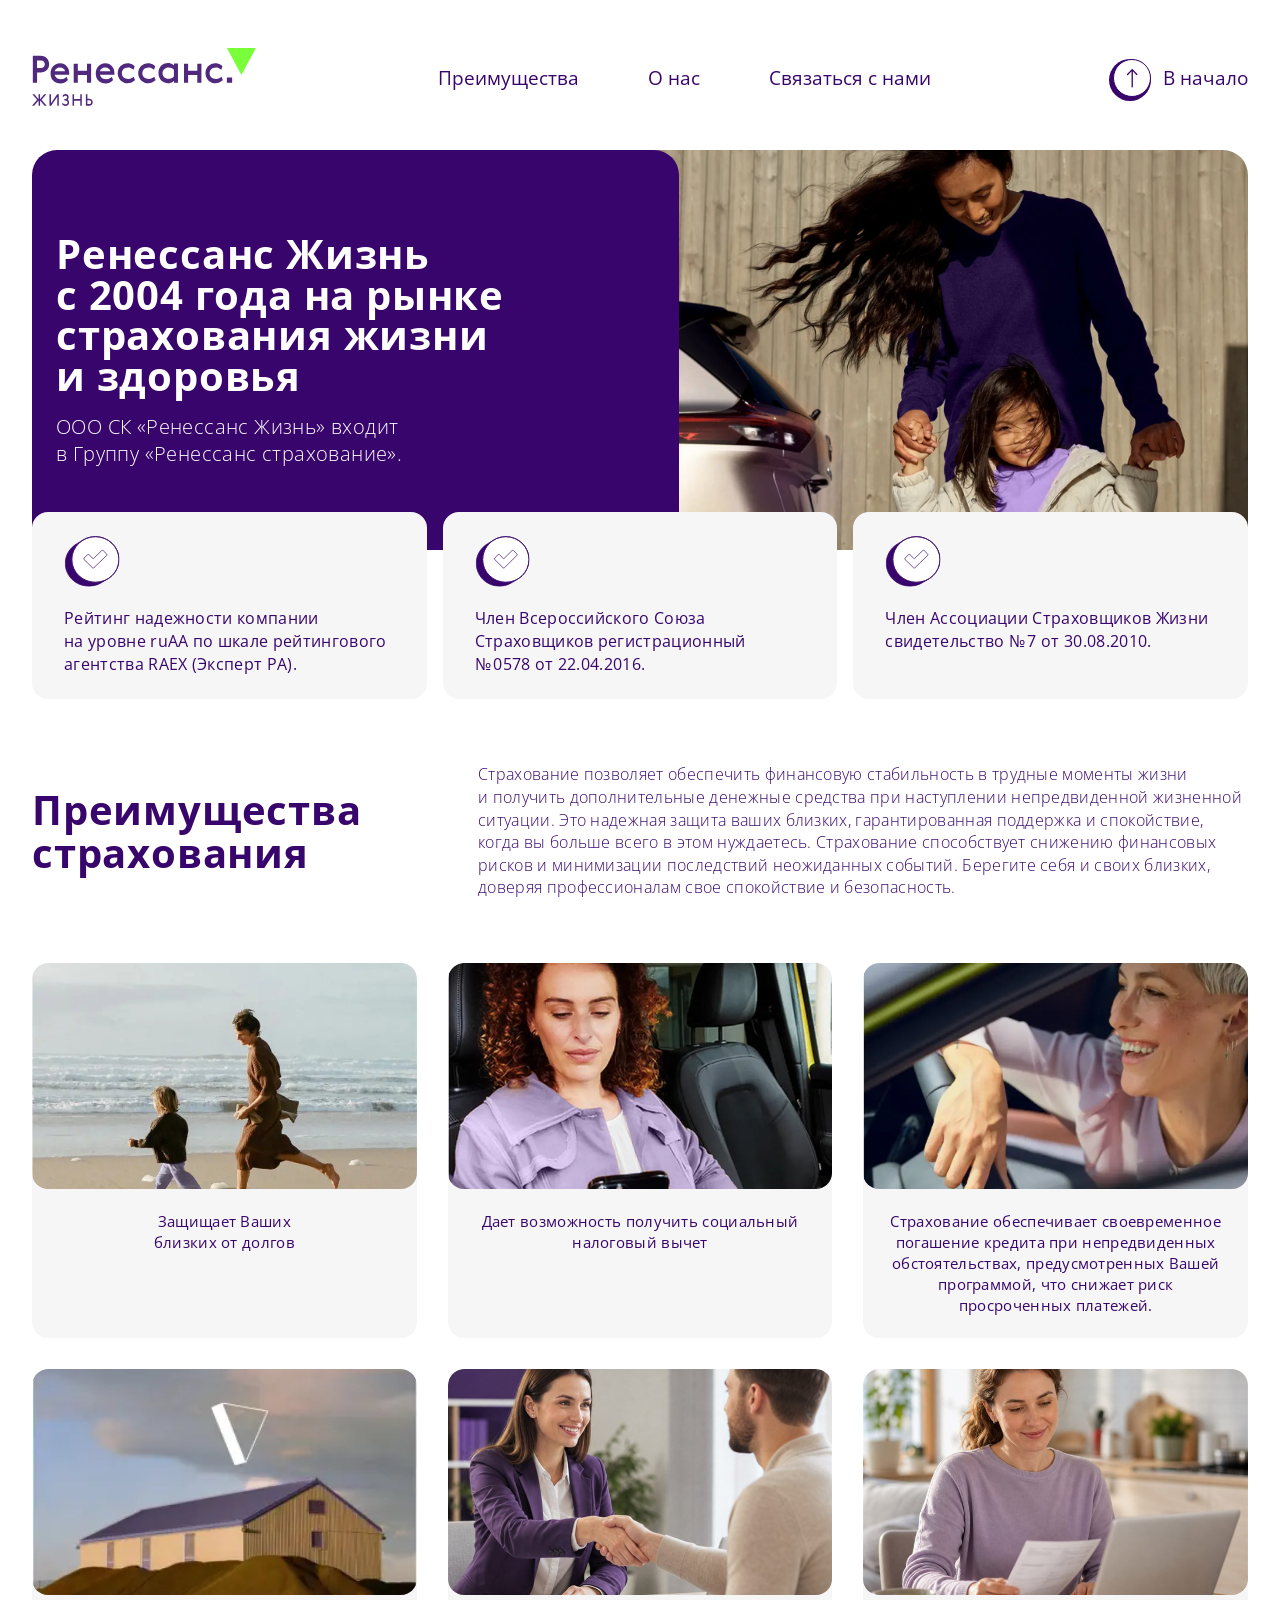
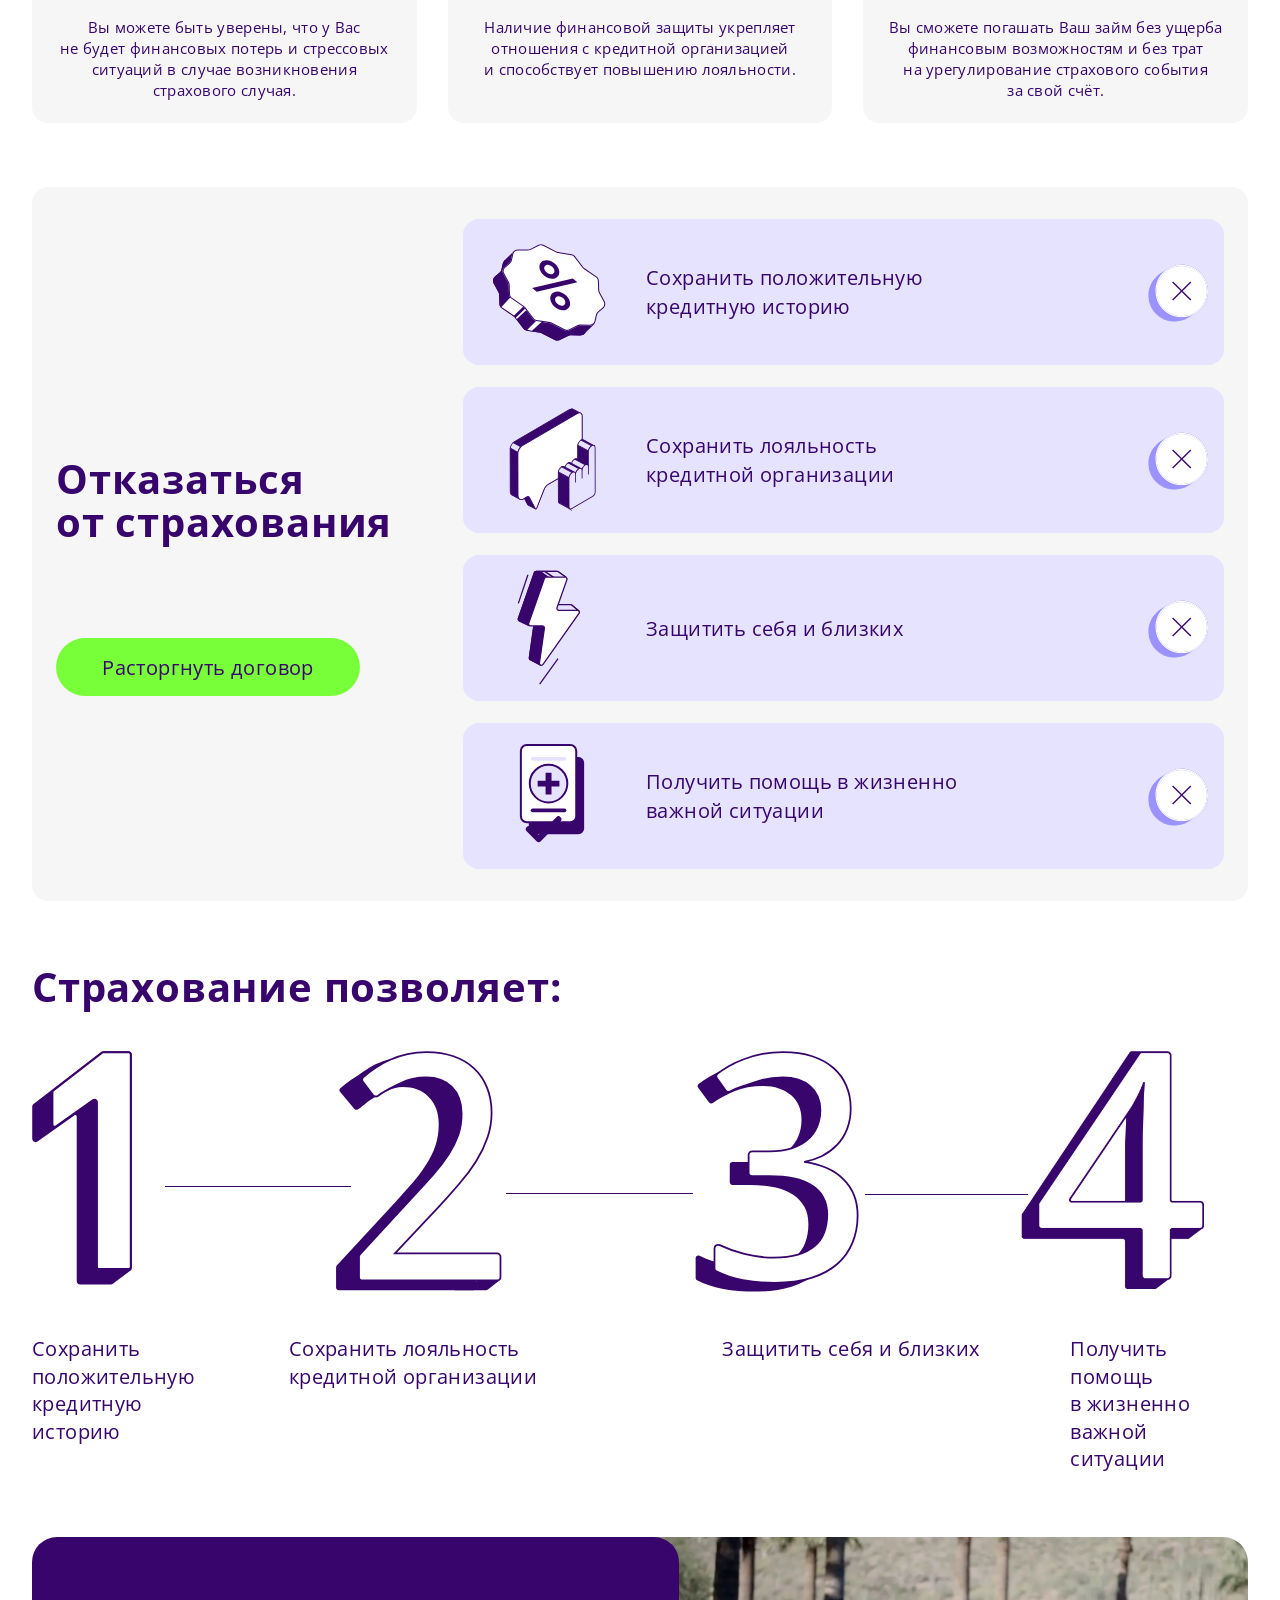
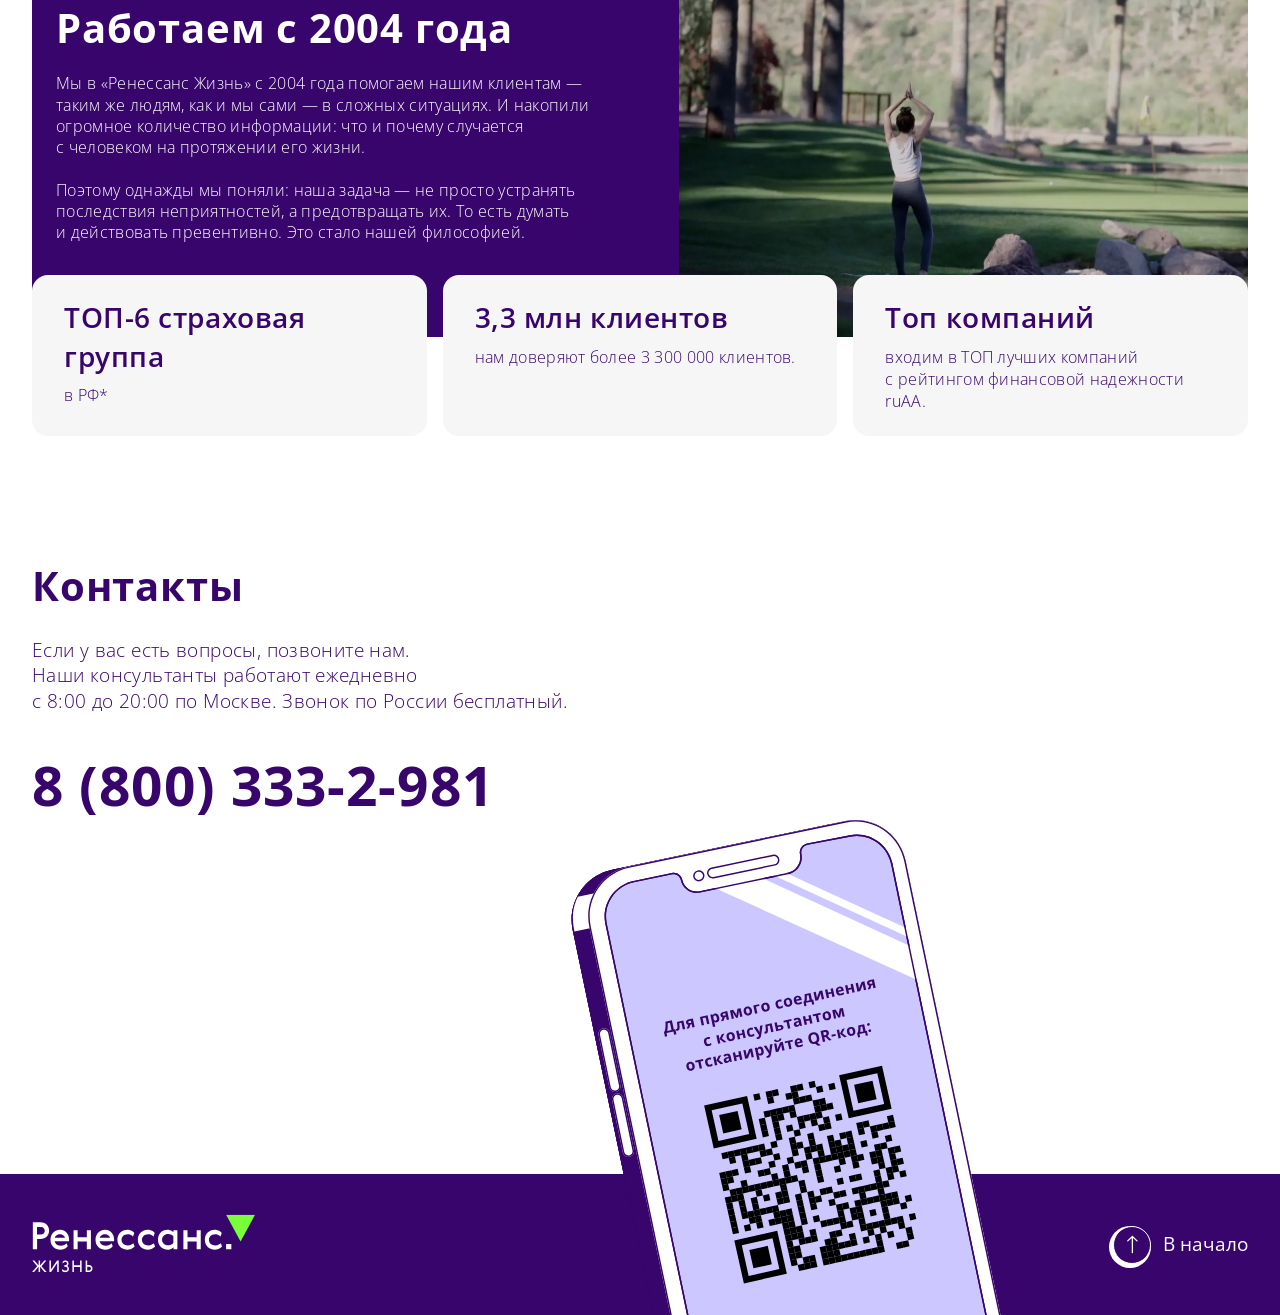
<file: index.html>
<!DOCTYPE html>
<html lang="ru" class="page">

   <head>
   <meta charset="UTF-8">
   <meta name="viewport" content="width=device-width, initial-scale=1.0">
   <link rel="icon" href="favicon.svg">
   <link rel="apple-touch-icon" href="apple-touch-icon.png">
   <meta http-equiv="X-UA-Compatible" content="ie=edge">
   <meta name="theme-color" content="#111111">
   <title>Ренессанс Жизнь</title>
   <link rel="preload" href="fonts/Gerbera-Light.woff2" as="font" type="font/woff2" crossorigin>
   <link rel="preload" href="fonts/OpenSans-Regular.woff2" as="font" type="font/woff2" crossorigin>
   <link rel="preload" href="fonts/OpenSans-SemiBold.woff2" as="font" type="font/woff2" crossorigin>
   <link rel="preload" href="fonts/OpenSans-Light.woff2" as="font" type="font/woff2" crossorigin>
   <link rel="preload" href="fonts/OpenSans-Bold.woff2" as="font" type="font/woff2" crossorigin>
   <link rel="stylesheet" href="css/vendor.css">
   <link rel="stylesheet" href="css/main.css">
   <script defer src="js/main.js"></script>

</head>

   <body class="page__body">
      <div class="site-container">
         <header id='header' class="header">
            <div class="container header__container">
               <a href="index.html" class="logo">
                  <img src="./img/svg/logo.svg" class="img-contain" width="224" height="58" alt="logo">
               </a>
               <nav class="nav">
                  <ul class="list-reset nav__list">
                     <li class="nav__item">
                        <a href="#advantages" class="nav__link link scroll__link">Преимущества</a>
                     </li>
                     <li class="nav__item">
                        <a href="#history" class="nav__link link scroll__link">О нас</a>
                     </li>
                     <li class="nav__item">
                        <a href="#contact" class="nav__link link scroll__link">Связаться с нами</a>
                     </li>
                  </ul>
               </nav>
               <a href='#header' class="btn-reset btn__start scroll__link">
                  <div class="btn__block">
                     <div class="btn__back"></div>
                     <div class="btn__circle">
                        <div class="btn__img">
                           <img src="./img/svg/arrowTop.svg" class="img-contain" width="17" height="14" alt="arrowTop">
                        </div>
                     </div>
                  </div>
                  <span class="btn__text">В начало</span>
               </a>
            </div>
         </header>
         <main class="main">
            <section class="hero">
    <div class="container hero__container">
        <div class="hero__banner">
            <div class="hero__left">
                <h1 class="hero__title">Ренессанс Жизнь с 2004 года на рынке страхования жизни и здоровья</h1>
                <p class="hero__text">ООО СК «Ренессанс Жизнь» входит в Группу «<a href="https://invest.renins.ru/">Ренессанс страхование</a>».</p>
            </div>
            <div class="hero__right">
                <picture>
                    <source srcset="./img/hero.webp" type="image/webp">
                    <img src="./img/hero.jpg" class="img-cover" width="768" height="550" alt="hero">
                </picture>
            </div>
        </div>
        <div class="swiper hero__slider">
            <div class="slider__pagination"></div>
            <div class="swiper-wrapper">
                <div class="swiper-slide">
                    <div class="hero__ico">
                        <img src="./img/svg/check.svg" class="img-contain" width="54" height="52" alt="check">
                    </div>
                    <p class="hero__description">Рейтинг надежности компании на уровне ruАА по шкале рейтингового агентства RAEX (Эксперт РА).</p>
                </div>
                <div class="swiper-slide">
                    <div class="hero__ico">
                        <img src="./img/svg/check.svg" class="img-contain" width="54" height="52" alt="check">
                    </div>
                    <p class="hero__description">Член Всероссийского Союза Страховщиков регистрационный № 0578 от 22.04.2016.</p>
                </div>
                <div class="swiper-slide">
                    <div class="hero__ico">
                        <img src="./img/svg/check.svg" class="img-contain" width="54" height="52" alt="check">
                    </div>
                    <p class="hero__description">Член Ассоциации Страховщиков Жизни свидетельство № 7 от 30.08.2010.</p>
                </div>
            </div>
        </div>
    </div>
</section>
            <section id='advantages' class="advantages">
    <div class="container advantages__container">
        <div class="advantages__header">
            <h2 class="advantages__title">Преимущества страхования</h2>
            <p class="advantages__text">
                Страхование позволяет обеспечить финансовую стабильность в трудные моменты жизни и получить дополнительные денежные средства при наступлении непредвиденной жизненной ситуации. Это надежная защита ваших близких, гарантированная поддержка и спокойствие, когда вы больше всего в этом нуждаетесь. Страхование способствует снижению финансовых рисков и минимизации последствий неожиданных событий. Берегите себя и своих близких, доверяя профессионалам свое спокойствие и безопасность.
            </p>
        </div>
        <ul class="list-reset advantages__list">
            <li class="advantages__item">
                <div class="advantages__img">
                    <picture>
                        <source srcset="./img/advantages01.webp" type="image/webp">
                        <img loading="lazy" src="./img/advantages01.jpg" class="img-cover" width="326" height="320" alt="advantage">
                    </picture>
                </div>
                <span class="advantages__description">Защищает Ваших<br>близких от долгов</span>
            </li>
            <li class="advantages__item">
                <div class="advantages__img">
                    <picture>
                        <source srcset="./img/advantages02.webp" type="image/webp">
                        <img loading="lazy" src="./img/advantages02.jpg" class="img-cover" width="326" height="320" alt="advantage">
                    </picture>
                </div>
                <span class="advantages__description">Дает возможность получить социальный налоговый вычет</span>
            </li>
            <li class="advantages__item">
                <div class="advantages__img">
                    <picture>
                        <source srcset="./img/advantages03.webp" type="image/webp">
                        <img loading="lazy" src="./img/advantages03.jpg" class="img-cover" width="326" height="320" alt="advantage">
                    </picture>
                </div>
                <span class="advantages__description">Страхование обеспечивает своевременное погашение кредита при непредвиденных обстоятельствах, предусмотренных Вашей программой, что снижает риск просроченных платежей.</span>
            </li>
            <li class="advantages__item">
                <div class="advantages__img">
                    <picture>
                        <source srcset="./img/advantages04.webp" type="image/webp">
                        <img loading="lazy" src="./img/advantages04.jpg" class="img-cover" width="326" height="320" alt="advantage">
                    </picture>
                </div>
                <span class="advantages__description">Вы можете быть уверены, что у Вас не будет финансовых потерь и стрессовых ситуаций в случае возникновения страхового случая.</span>
            </li>
            <li class="advantages__item">
                <div class="advantages__img">
                    <picture>
                        <img loading="lazy" src="./img/advantages05.jpg" class="img-cover" width="326" height="320" alt="advantage">
                    </picture>
                </div>
                <span class="advantages__description">Наличие финансовой защиты укрепляет отношения с кредитной организацией и способствует повышению лояльности.</span>
            </li>
            <li class="advantages__item">
                <div class="advantages__img">
                    <picture>
                        <img loading="lazy" src="./img/advantages06.jpg" class="img-cover" width="326" height="320" alt="advantage">
                    </picture>
                </div>
                <span class="advantages__description">Вы сможете погашать Ваш займ без ущерба финансовым возможностям и без трат на урегулирование страхового события за свой счёт.</span>
            </li>
        </ul>
    </div>
</section>
            <div class="rejection">
    <div class="container rejection__container">
        <div class="rejection__content">
            <div class="rejection__info">
                <h2 class="rejection__title">Отказаться от страхования</h2>
                <a href='effects.html' class="btn-reset rejection__btn btn-green">
                    <span>Расторгнуть договор</span>
                </a>
            </div>
            <ul class="list-reset rejection__list">
                <li class="rejection__item">
                    <div class="rejection__img">
                        <img loading="lazy" src="./img/svg/rejection01.svg" class="img-contain" width="141" height="130" alt="rejection01">
                    </div>
                    <span class="rejection__text">Сохранить положительную<br>кредитную историю </span>
                    <div class="rejection__remove">
                        <img loading="lazy" src="./img/svg/rejectionRemove.svg" class="img-contain" width="60" height="57" alt="rejectionRemove">
                    </div>
                </li>
                <li class="rejection__item">
                    <div class="rejection__img">
                        <img loading="lazy" src="./img/svg/rejection02.svg" class="img-contain" width="141" height="130" alt="rejection01">
                    </div>
                    <span class="rejection__text">Сохранить лояльность кредитной организации</span>
                    <div class="rejection__remove">
                        <img loading="lazy" src="./img/svg/rejectionRemove.svg" class="img-contain" width="87" height="104" alt="rejectionRemove">
                    </div>
                </li>
                <li class="rejection__item">
                    <div class="rejection__img">
                        <img loading="lazy" src="./img/svg/rejection03.svg" class="img-contain" width="63" height="116" alt="rejection01">
                    </div>
                    <span class="rejection__text">Защитить себя и близких</span>
                    <div class="rejection__remove">
                        <img loading="lazy" src="./img/svg/rejectionRemove.svg" class="img-contain" width="60" height="57" alt="rejectionRemove">
                    </div>
                </li>
                <li class="rejection__item">
                    <div class="rejection__img">
                        <img loading="lazy" src="./img/svg/rejection04.svg" class="img-contain" width="141" height="130" alt="rejection01">
                    </div>
                    <span class="rejection__text">Получить помощь в жизненно важной ситуации</span>
                    <div class="rejection__remove">
                        <img loading="lazy" src="./img/svg/rejectionRemove.svg" class="img-contain" width="60" height="57" alt="rejectionRemove">
                    </div>
                </li>
            </ul>
        </div>
    </div>
</div>
            <section class="levels">
    <div class="container levels__container">
        <h2 class="levels__title">Страхование позволяет:</h2>
        <ul class="list-reset levels__numbers">
            <li class='levels__number'>
                <img src="./img/svg/1.svg" class="img-contain" width="100" height="290" alt="1">
            </li>
            <li class='levels__number'>
                <img src="./img/svg/2.svg" class="img-contain" width="100" height="290" alt="2">
            </li>
            <li class='levels__number'>
                <img src="./img/svg/3.svg" class="img-contain" width="100" height="290" alt="3">
            </li>
            <li class='levels__number'>
                <img src="./img/4.png" class="img-contain" width="100" height="290" alt="4">
            </li>
        </ul>
        <ul class="list-reset levels__text">
            <li>Сохранить положительную кредитную историю</li>
            <li>Сохранить лояльность кредитной организации</li>
            <li>Защитить себя и близких</li>
            <li>Получить помощь в жизненно важной ситуации</li>
        </ul>
    </div>
</section>
            <section id='history' class="history">
    <div class="container history__container">
        <div class="history__banner">
            <div class="history__left">
                <h2 class="history__title">Работаем с 2004 года</h2>
                <p class="history__text">Мы в «Ренессанс Жизнь» с 2004 года помогаем нашим клиентам — таким же людям, как и мы сами — в сложных ситуациях. И накопили огромное количество информации: что и почему случается с человеком на протяжении его жизни.<br><br>Поэтому однажды мы поняли: наша задача — не просто устранять последствия неприятностей, а предотвращать их. То есть думать и действовать превентивно. Это стало нашей философией.</p>
            </div>
            <div class="history__right">
                <picture>
                    <source srcset="./img/history.webp" type="image/webp">
                    <img src="./img/history.jpg" class="img-cover" width="768" height="550" alt="history">
                </picture>
            </div>
        </div>
        <div class="swiper history__slider">
            <div class="slider__pagination"></div>
            <div class="swiper-wrapper">
                <div class="swiper-slide">
                    <span class="history__name">ТОП-6 страховая группа</span>
                    <p class="history__description">в РФ*</p>
                </div>
                <div class="swiper-slide">
                    <span class="history__name">3,3 млн клиентов</span>
                    <p class="history__description">нам доверяют более 3 300 000 клиентов.</p>
                </div>
                <div class="swiper-slide">
                    <span class="history__name">Топ компаний</span>
                    <p class="history__description">входим в ТОП лучших компаний с рейтингом финансовой надежности ruAA.</p>
                </div>
            </div>
        </div>
    </div>
</section>
            <section id='contact' class="contact">
    <div class="container contact__container">
        <h2 class="contact__title">Контакты</h2>
        <p class="contact__text">Если у вас есть вопросы, позвоните нам.<br>
            Наши консультанты работают ежедневно<br> с 8:00 до 20:00 по Москве. Звонок по России бесплатный.</p>
        <a href="tel:8 (800) 333-2-981" class="contact__link">8 (800) 333-2-981</a>
    </div>
</section>
         </main>

         <footer class="footer footerPhone">
    <div class="container footer__container">
        <a href="index.html" class="logo">
            <img src="./img/svg/logoWhite.svg" class="img-contain" width="224" height="58" alt="logo">
        </a>
        <div class="footerPhone__img">
            <img src="./img/svg/phoneQr.svg" class="img-contain" width="224" height="58" alt="logo">
        </div>
        <a href='#header' class="btn-reset btn__start scroll__link">
            <div class="btn__block">
                <div class="btn__back"></div>
                <div class="btn__circle">
                    <div class="btn__img">
                        <img src="./img/svg/arrowTopWhite.svg" class="img-contain" width="17" height="14" alt="arrowTop">
                    </div>
                </div>
            </div>
            <span class="btn__text">В начало</span>
        </a>
    </div>
</footer>

      </div>
   </body>

</html>
</file>
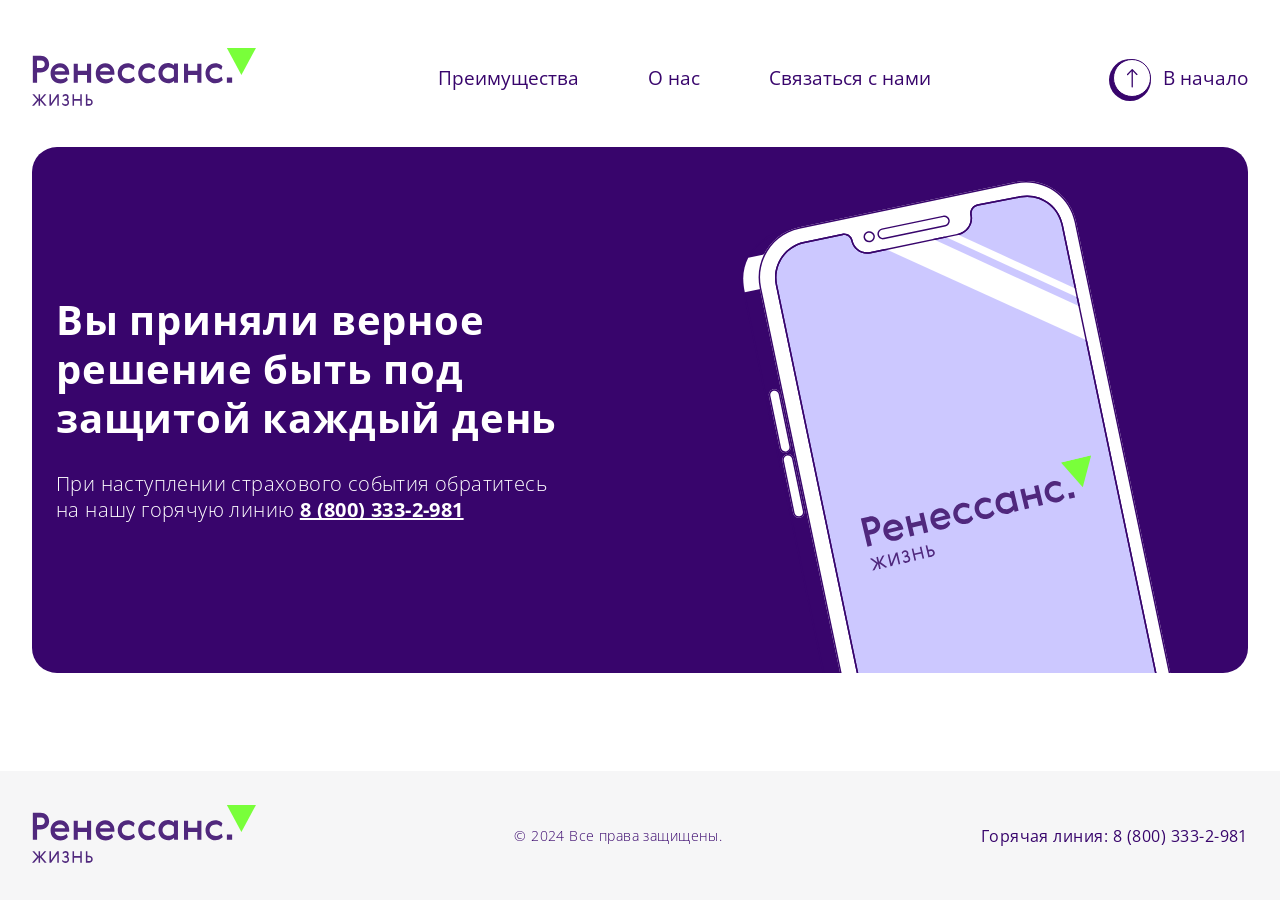
<file: acceptance.html>
<!DOCTYPE html>
<html lang="ru" class="page">

    <head>
   <meta charset="UTF-8">
   <meta name="viewport" content="width=device-width, initial-scale=1.0">
   <link rel="icon" href="favicon.svg">
   <link rel="apple-touch-icon" href="apple-touch-icon.png">
   <meta http-equiv="X-UA-Compatible" content="ie=edge">
   <meta name="theme-color" content="#111111">
   <title>Верное решение</title>
   <link rel="preload" href="fonts/Gerbera-Light.woff2" as="font" type="font/woff2" crossorigin>
   <link rel="preload" href="fonts/OpenSans-Regular.woff2" as="font" type="font/woff2" crossorigin>
   <link rel="preload" href="fonts/OpenSans-SemiBold.woff2" as="font" type="font/woff2" crossorigin>
   <link rel="preload" href="fonts/OpenSans-Light.woff2" as="font" type="font/woff2" crossorigin>
   <link rel="preload" href="fonts/OpenSans-Bold.woff2" as="font" type="font/woff2" crossorigin>
   <link rel="stylesheet" href="css/vendor.css">
   <link rel="stylesheet" href="css/main.css">
   <script defer src="js/main.js"></script>

</head>

    <body class="page__body">
        <div class="site-container">
            <header id='header' class="header">
  <div class="container header__container">
    <a href="index.html" class="logo">
      <img src="./img/svg/logo.svg" class="img-contain" width="224" height="58" alt="logo">
    </a>
    <nav class="nav">
      <ul class="list-reset nav__list">
        <li class="nav__item">
          <a href="index.html#advantages" class="nav__link link">Преимущества</a>
        </li>
        <li class="nav__item">
          <a href="index.html#history" class="nav__link link">О нас</a>
        </li>
        <li class="nav__item">
          <a href="index.html#contact" class="nav__link link">Связаться с нами</a>
        </li>
      </ul>
    </nav>
    <a href='index.html#header' class="btn-reset btn__start">
      <div class="btn__block">
        <div class="btn__back"></div>
        <div class="btn__circle">
          <div class="btn__img">
            <img src="./img/svg/arrowTop.svg" class="img-contain" width="17" height="14" alt="arrowTop">
          </div>
        </div>
      </div>
      <span class="btn__text">В начало</span>
    </a>
  </div>
</header>

            <main class="main">
                <section class="acceptance">
                    <div class="container acceptance__container">
                        <div class="acceptance__content">
                            <div class="acceptance__left">
                                <h1 class="acceptance__title">Вы приняли верное решение быть под защитой каждый день</h1>
                                <p class="acceptance__text">При наступлении страхового события обратитесь на нашу горячую линию <a class='link' href="tel:8 (800) 333-2-981">8 (800) 333-2-981</a></p>
                            </div>
                            <div class="acceptance__right">
                                <img src="./img/svg/acceptance.svg" class="img-contain" width="564" height="528" alt="phone">
                            </div>
                        </div>
                    </div>
                </section>
            </main>
            <footer class="footer">
  <div class="container footer__container">
    <a href="index.html" class="logo">
      <img src="./img/svg/logo.svg" class="img-contain" width="224" height="58" alt="logo">
    </a>
    <span class="footer__description">© 2024 Все права защищены.</span>
    <span class="footer__link">Горячая линия: <a class='link' href="tel:8 (800) 333-2-981 ">8 (800) 333-2-981 </a></span>
  </div>
</footer>

        </div>
    </body>

</html>
</file>
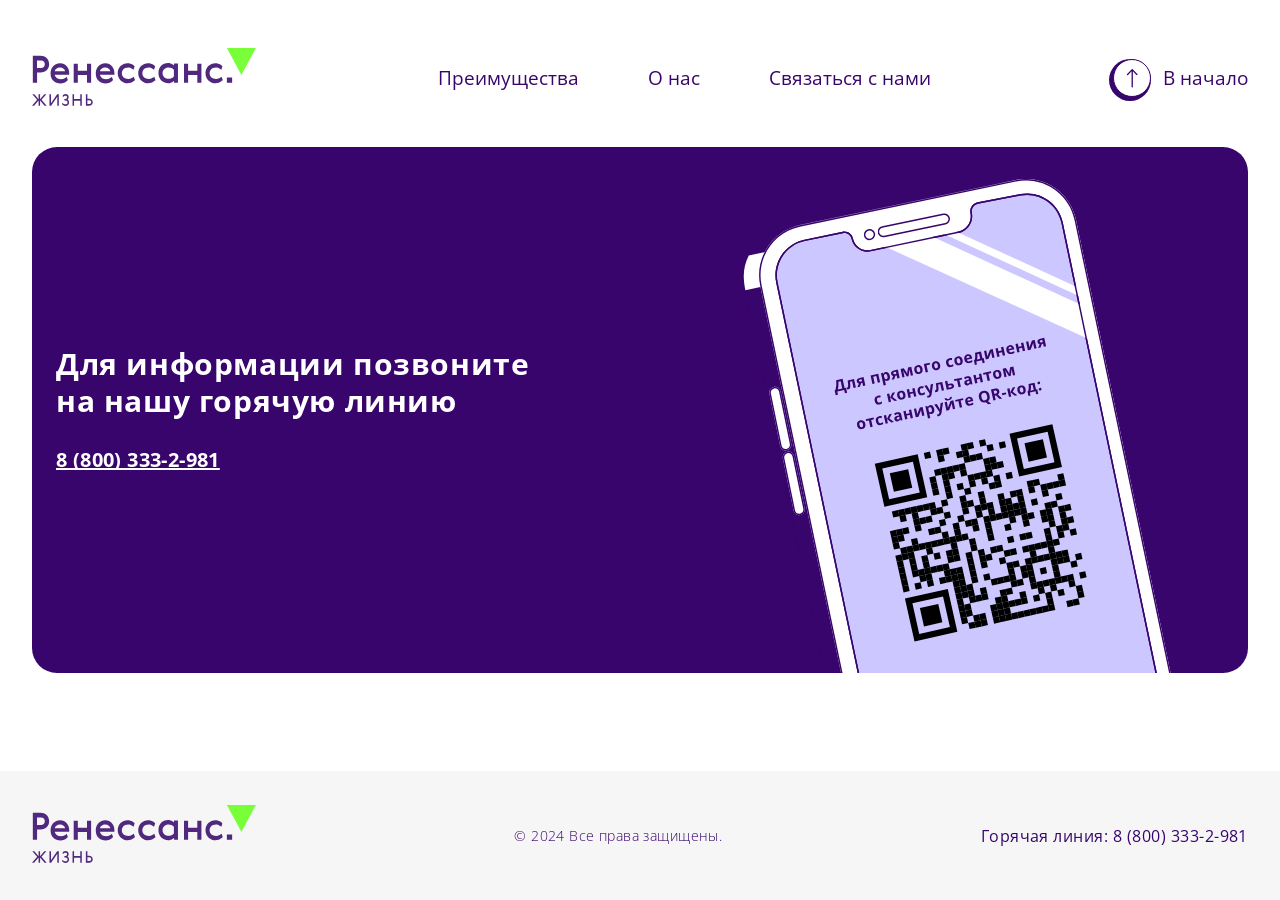
<file: acceptanceRepeat.html>
<!DOCTYPE html>
<html lang="ru" class="page">

    <head>
   <meta charset="UTF-8">
   <meta name="viewport" content="width=device-width, initial-scale=1.0">
   <link rel="icon" href="favicon.svg">
   <link rel="apple-touch-icon" href="apple-touch-icon.png">
   <meta http-equiv="X-UA-Compatible" content="ie=edge">
   <meta name="theme-color" content="#111111">
   <title>Позвоните на нашу горячую линию</title>
   <link rel="preload" href="fonts/Gerbera-Light.woff2" as="font" type="font/woff2" crossorigin>
   <link rel="preload" href="fonts/OpenSans-Regular.woff2" as="font" type="font/woff2" crossorigin>
   <link rel="preload" href="fonts/OpenSans-SemiBold.woff2" as="font" type="font/woff2" crossorigin>
   <link rel="preload" href="fonts/OpenSans-Light.woff2" as="font" type="font/woff2" crossorigin>
   <link rel="preload" href="fonts/OpenSans-Bold.woff2" as="font" type="font/woff2" crossorigin>
   <link rel="stylesheet" href="css/vendor.css">
   <link rel="stylesheet" href="css/main.css">
   <script defer src="js/main.js"></script>

</head>

    <body class="page__body">
        <div class="site-container">
            <header id='header' class="header">
  <div class="container header__container">
    <a href="index.html" class="logo">
      <img src="./img/svg/logo.svg" class="img-contain" width="224" height="58" alt="logo">
    </a>
    <nav class="nav">
      <ul class="list-reset nav__list">
        <li class="nav__item">
          <a href="index.html#advantages" class="nav__link link">Преимущества</a>
        </li>
        <li class="nav__item">
          <a href="index.html#history" class="nav__link link">О нас</a>
        </li>
        <li class="nav__item">
          <a href="index.html#contact" class="nav__link link">Связаться с нами</a>
        </li>
      </ul>
    </nav>
    <a href='index.html#header' class="btn-reset btn__start">
      <div class="btn__block">
        <div class="btn__back"></div>
        <div class="btn__circle">
          <div class="btn__img">
            <img src="./img/svg/arrowTop.svg" class="img-contain" width="17" height="14" alt="arrowTop">
          </div>
        </div>
      </div>
      <span class="btn__text">В начало</span>
    </a>
  </div>
</header>

            <main class="main">
                <section class="acceptance acceptance-repeat">
                    <div class="container acceptance__container">
                        <div class="acceptance__content">
                            <div class="acceptance__left">
                                <h1 class="acceptance__title">Для информации позвоните на нашу горячую линию </h1>
                                <p class="acceptance__text"><a class='link' href="tel:8 (800) 333-2-981">8 (800) 333-2-981</a></p>
                            </div>
                            <div class="acceptance__right">
                                <img src="./img/svg/phoneQr.svg" class="img-contain" width="564" height="528" alt="phone">
                            </div>
                        </div>
                    </div>
                </section>
            </main>
            <footer class="footer">
  <div class="container footer__container">
    <a href="index.html" class="logo">
      <img src="./img/svg/logo.svg" class="img-contain" width="224" height="58" alt="logo">
    </a>
    <span class="footer__description">© 2024 Все права защищены.</span>
    <span class="footer__link">Горячая линия: <a class='link' href="tel:8 (800) 333-2-981 ">8 (800) 333-2-981 </a></span>
  </div>
</footer>

        </div>
    </body>

</html>
</file>
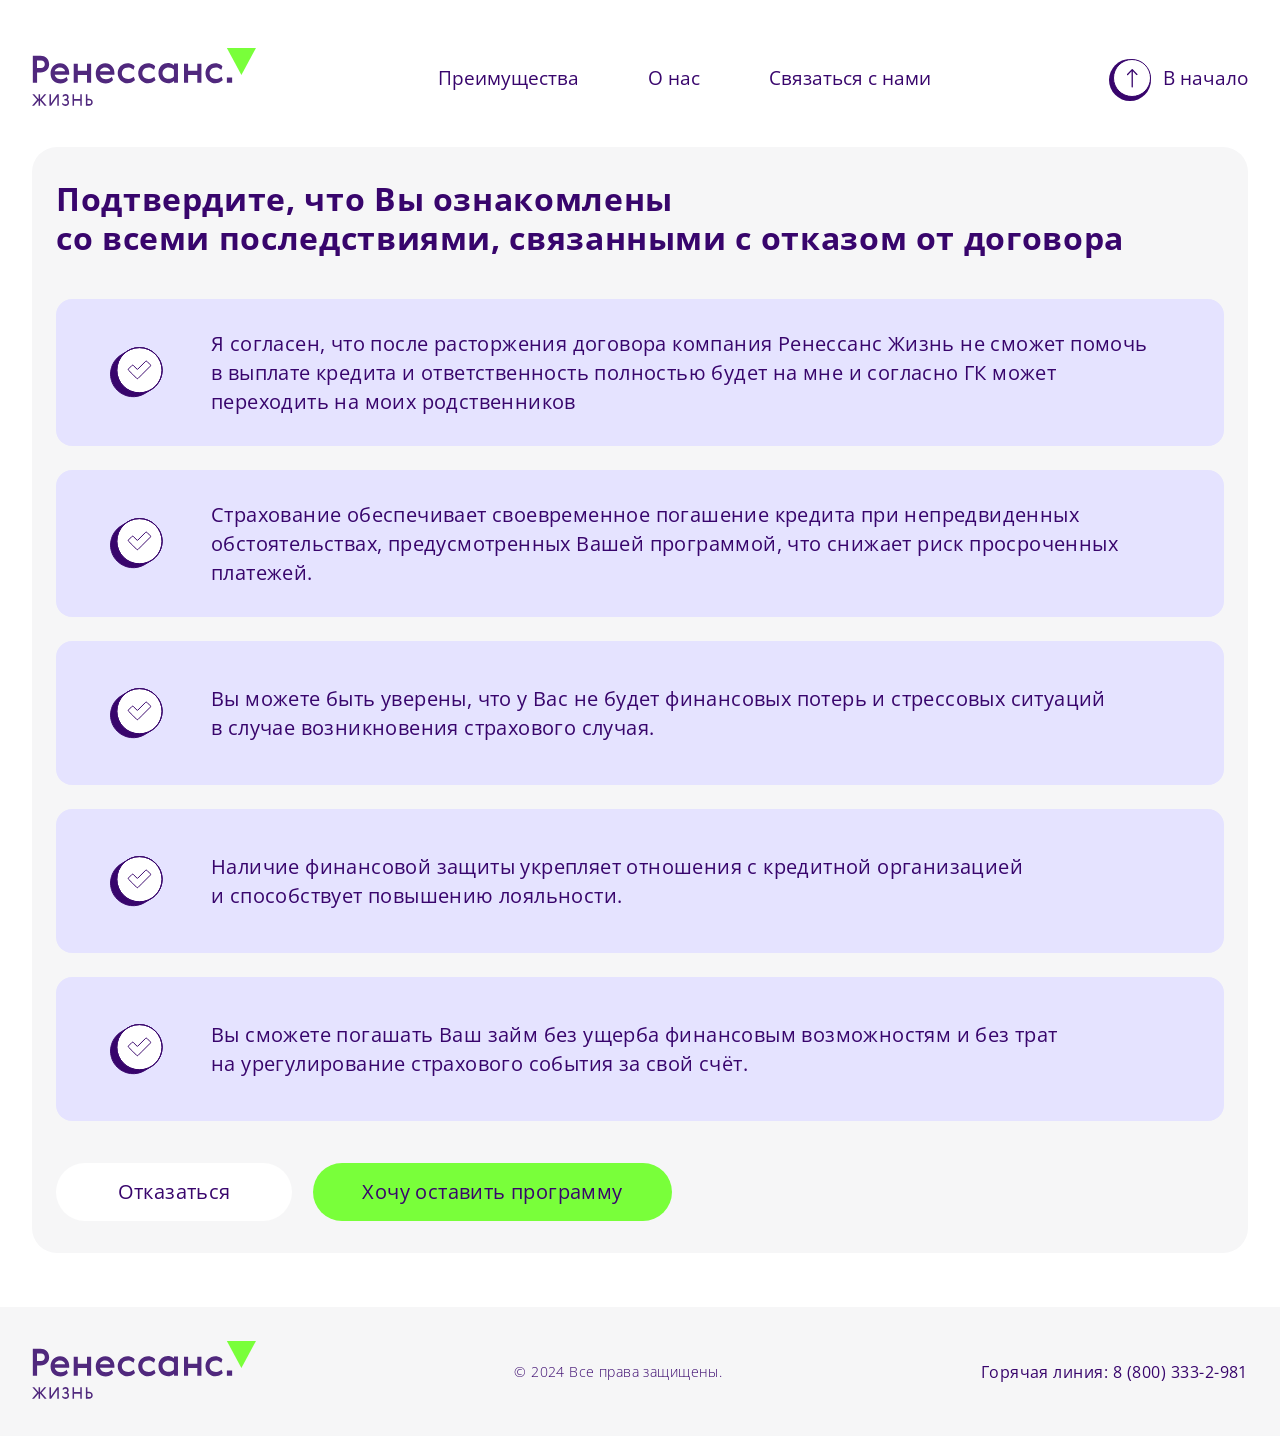
<file: consequences.html>
<!DOCTYPE html>
<html lang="ru" class="page">

    <head>
   <meta charset="UTF-8">
   <meta name="viewport" content="width=device-width, initial-scale=1.0">
   <link rel="icon" href="favicon.svg">
   <link rel="apple-touch-icon" href="apple-touch-icon.png">
   <meta http-equiv="X-UA-Compatible" content="ie=edge">
   <meta name="theme-color" content="#111111">
   <title>Последствия отказа</title>
   <link rel="preload" href="fonts/Gerbera-Light.woff2" as="font" type="font/woff2" crossorigin>
   <link rel="preload" href="fonts/OpenSans-Regular.woff2" as="font" type="font/woff2" crossorigin>
   <link rel="preload" href="fonts/OpenSans-SemiBold.woff2" as="font" type="font/woff2" crossorigin>
   <link rel="preload" href="fonts/OpenSans-Light.woff2" as="font" type="font/woff2" crossorigin>
   <link rel="preload" href="fonts/OpenSans-Bold.woff2" as="font" type="font/woff2" crossorigin>
   <link rel="stylesheet" href="css/vendor.css">
   <link rel="stylesheet" href="css/main.css">
   <script defer src="js/main.js"></script>

</head>

    <body class="page__body">
        <div class="site-container">
            <header id='header' class="header">
  <div class="container header__container">
    <a href="index.html" class="logo">
      <img src="./img/svg/logo.svg" class="img-contain" width="224" height="58" alt="logo">
    </a>
    <nav class="nav">
      <ul class="list-reset nav__list">
        <li class="nav__item">
          <a href="index.html#advantages" class="nav__link link">Преимущества</a>
        </li>
        <li class="nav__item">
          <a href="index.html#history" class="nav__link link">О нас</a>
        </li>
        <li class="nav__item">
          <a href="index.html#contact" class="nav__link link">Связаться с нами</a>
        </li>
      </ul>
    </nav>
    <a href='index.html#header' class="btn-reset btn__start">
      <div class="btn__block">
        <div class="btn__back"></div>
        <div class="btn__circle">
          <div class="btn__img">
            <img src="./img/svg/arrowTop.svg" class="img-contain" width="17" height="14" alt="arrowTop">
          </div>
        </div>
      </div>
      <span class="btn__text">В начало</span>
    </a>
  </div>
</header>

            <main class="main">
                <section class="consequences">
                    <div class="container consequences__container">
                        <div class="consequences__content">
                            <h1 class="consequences__title">Подтвердите, что Вы ознакомлены<br>со всеми последствиями, связанными с отказом от договора</h1>
                            <ul class="list-reset consequences__list">
                                <li class="consequences__item">
                                    <div class="consequences__img">
                                        <img loading="lazy" src="./img/svg/checkPoint.svg" class="img-contain" width="61" height="61" alt="img">
                                    </div>
                                    <span class="consequences__text">Я согласен, что после расторжения договора компания Ренессанс Жизнь не сможет помочь в выплате кредита и ответственность полностью будет на мне и согласно ГК может переходить на моих родственников</span>
                                </li>
                                <li class="consequences__item">
                                    <div class="consequences__img">
                                        <img loading="lazy" src="./img/svg/checkPoint.svg" class="img-contain" width="61" height="61" alt="img">
                                    </div>
                                    <span class="consequences__text">Страхование обеспечивает своевременное погашение кредита при непредвиденных обстоятельствах, предусмотренных Вашей программой, что снижает риск просроченных платежей.</span>
                                </li>
                                <li class="consequences__item">
                                    <div class="consequences__img">
                                        <img loading="lazy" src="./img/svg/checkPoint.svg" class="img-contain" width="61" height="61" alt="img">
                                    </div>
                                    <span class="consequences__text">Вы можете быть уверены, что у Вас не будет финансовых потерь и стрессовых ситуаций в случае возникновения страхового случая.</span>
                                </li>
                                <li class="consequences__item">
                                    <div class="consequences__img">
                                        <img loading="lazy" src="./img/svg/checkPoint.svg" class="img-contain" width="61" height="61" alt="img">
                                    </div>
                                    <span class="consequences__text">Наличие финансовой защиты укрепляет отношения с кредитной организацией и способствует повышению лояльности.</span>
                                </li>
                                <li class="consequences__item">
                                    <div class="consequences__img">
                                        <img loading="lazy" src="./img/svg/checkPoint.svg" class="img-contain" width="61" height="61" alt="img">
                                    </div>
                                    <span class="consequences__text">Вы сможете погашать Ваш займ без ущерба финансовым возможностям и без трат на урегулирование страхового события за свой счёт.</span>
                                </li>
                            </ul>
                            <div class="consequences__btns">
                                <a href="rejection.html" class="btn-reset btn-white consequences__btn">
                                    <span>Отказаться</span>
                                </a>
                                <a href='acceptance.html' class="btn-reset btn-green consequences__btn">
                                    <span>Хочу оставить программу</span>
                                </a>
                            </div>
                        </div>
                    </div>
                </section>
            </main>
            <footer class="footer">
  <div class="container footer__container">
    <a href="index.html" class="logo">
      <img src="./img/svg/logo.svg" class="img-contain" width="224" height="58" alt="logo">
    </a>
    <span class="footer__description">© 2024 Все права защищены.</span>
    <span class="footer__link">Горячая линия: <a class='link' href="tel:8 (800) 333-2-981 ">8 (800) 333-2-981 </a></span>
  </div>
</footer>

        </div>
    </body>

</html>
</file>
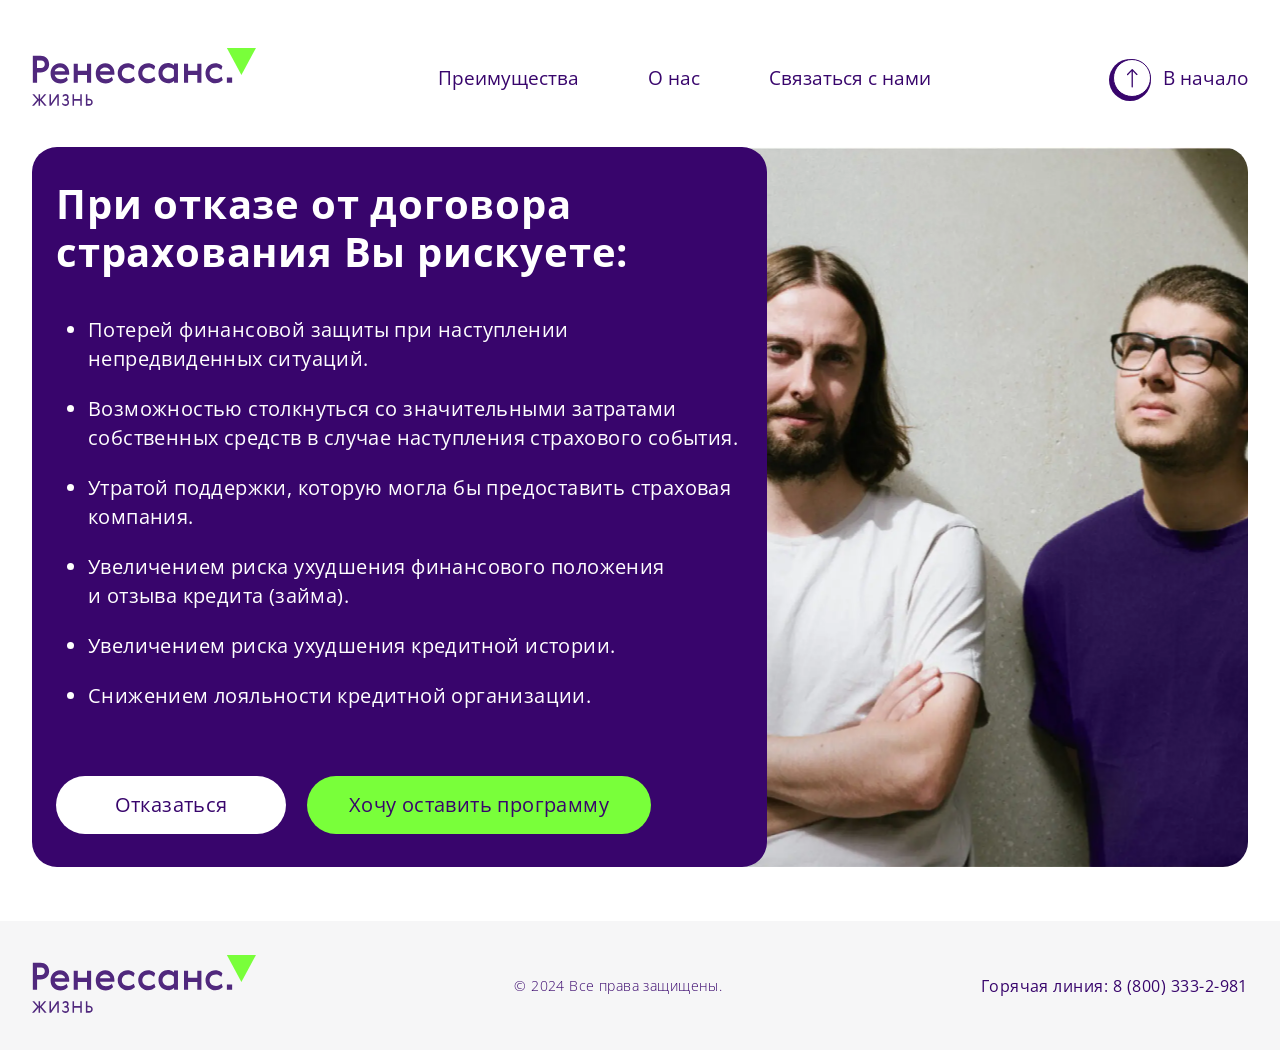
<file: effects.html>
<!DOCTYPE html>
<html lang="ru" class="page">

    <head>
   <meta charset="UTF-8">
   <meta name="viewport" content="width=device-width, initial-scale=1.0">
   <link rel="icon" href="favicon.svg">
   <link rel="apple-touch-icon" href="apple-touch-icon.png">
   <meta http-equiv="X-UA-Compatible" content="ie=edge">
   <meta name="theme-color" content="#111111">
   <title>Последствия отказа</title>
   <link rel="preload" href="fonts/Gerbera-Light.woff2" as="font" type="font/woff2" crossorigin>
   <link rel="preload" href="fonts/OpenSans-Regular.woff2" as="font" type="font/woff2" crossorigin>
   <link rel="preload" href="fonts/OpenSans-SemiBold.woff2" as="font" type="font/woff2" crossorigin>
   <link rel="preload" href="fonts/OpenSans-Light.woff2" as="font" type="font/woff2" crossorigin>
   <link rel="preload" href="fonts/OpenSans-Bold.woff2" as="font" type="font/woff2" crossorigin>
   <link rel="stylesheet" href="css/vendor.css">
   <link rel="stylesheet" href="css/main.css">
   <script defer src="js/main.js"></script>

</head>

    <body class="page__body">
        <div class="site-container">
            <header id='header' class="header">
  <div class="container header__container">
    <a href="index.html" class="logo">
      <img src="./img/svg/logo.svg" class="img-contain" width="224" height="58" alt="logo">
    </a>
    <nav class="nav">
      <ul class="list-reset nav__list">
        <li class="nav__item">
          <a href="index.html#advantages" class="nav__link link">Преимущества</a>
        </li>
        <li class="nav__item">
          <a href="index.html#history" class="nav__link link">О нас</a>
        </li>
        <li class="nav__item">
          <a href="index.html#contact" class="nav__link link">Связаться с нами</a>
        </li>
      </ul>
    </nav>
    <a href='index.html#header' class="btn-reset btn__start">
      <div class="btn__block">
        <div class="btn__back"></div>
        <div class="btn__circle">
          <div class="btn__img">
            <img src="./img/svg/arrowTop.svg" class="img-contain" width="17" height="14" alt="arrowTop">
          </div>
        </div>
      </div>
      <span class="btn__text">В начало</span>
    </a>
  </div>
</header>

            <main class="main">
                <section class="block">
                    <div class="container block__container">
                        <div class="block__left">
                            <h1 class="block__title">При отказе от договора страхования Вы рискуете:</h1>
                            <ul class=" block__list">
                                <li class="block__item">Потерей финансовой защиты при наступлении непредвиденных ситуаций.</li>
                                <li class="block__item">Возможностью столкнуться со значительными затратами собственных средств в случае наступления страхового события.</li>
                                <li class="block__item">Утратой поддержки, которую могла бы предоставить страховая компания.</li>
                                <li class="block__item">Увеличением риска ухудшения финансового положения и отзыва кредита (займа).</li>
                                <li class="block__item">Увеличением риска ухудшения кредитной истории.</li>
                                <li class="block__item">Снижением лояльности кредитной организации.</li>
                            </ul>
                            <div class="block__btns">
                                <button data-popupId='popup' class="btn-reset btn-white block__btn popup__link"><span>Отказаться</span></button>
                                <a href='acceptance.html' class="btn-reset btn-green block__btn"><span>Хочу оставить программу</span></a>
                            </div>
                        </div>
                        <div class="block__right">
                            <picture>
                                <source srcset="./img/mans.webp" type="image/webp">
                                <img loading="lazy" src="./img/mans.jpg" class="img-cover" width="768" height="720" alt="mans">
                            </picture>
                        </div>
                    </div>
                </section>
            </main>
            <footer class="footer">
  <div class="container footer__container">
    <a href="index.html" class="logo">
      <img src="./img/svg/logo.svg" class="img-contain" width="224" height="58" alt="logo">
    </a>
    <span class="footer__description">© 2024 Все права защищены.</span>
    <span class="footer__link">Горячая линия: <a class='link' href="tel:8 (800) 333-2-981 ">8 (800) 333-2-981 </a></span>
  </div>
</footer>

            <div id='popup' class="popup">
                <div class="popup__body">
                    <div class="popup__content">
                        <button class="btn-reset close__btn">
                            <div class="btn__block">
                                <div class="btn__back"></div>
                                <div class="btn__circle">
                                    <div class="btn__img">
                                        <img src="./img/svg/close.svg" class="img-contain" width="17" height="14" alt="arrowTop">
                                    </div>
                                </div>
                            </div>
                        </button>
                        <form class="form">
                            <div class="form__item">
                                <span class="form__label">Номер полиса</span>
                                <input id='inputPolis' type="text" class="input">
                                <span class="form__error">Пожалуйста, заполните это поле.</span>
                            </div>
                            <div class="form__item">
                                <span class="form__label">Дата оформления</span>
                                <input data-format="00.00.0000" id='inputDate' type="text" class="input" placeholder='ДД. ММ.ГГГГ'>
                                <span class="form__error">Пожалуйста, заполните это поле.</span>
                            </div>
                            <button type='button' class="btn-reset btn-green form__btn"><span>Отказаться</span></button>
                            <p class="form__description">Проверьте корректность введенного полиса или обратитесь на горячую линию <a href="tel:8 (800) 333-2-981">8 (800) 333-2-981</a></p>
                        </form>
                    </div>
                </div>
            </div>
        </div>
    </body>

</html>
</file>
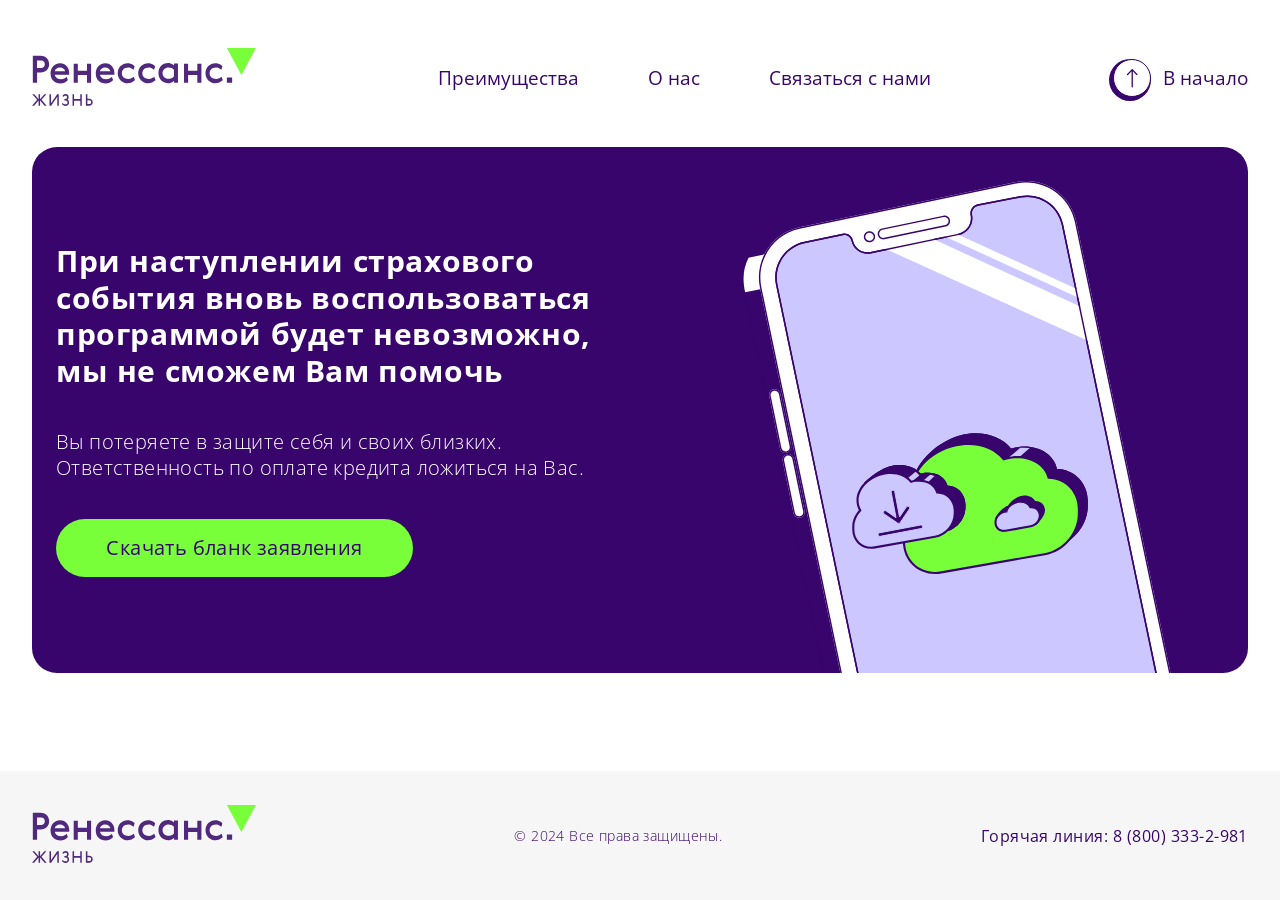
<file: rejection.html>
<!DOCTYPE html>
<html lang="ru" class="page">

    <head>
   <meta charset="UTF-8">
   <meta name="viewport" content="width=device-width, initial-scale=1.0">
   <link rel="icon" href="favicon.svg">
   <link rel="apple-touch-icon" href="apple-touch-icon.png">
   <meta http-equiv="X-UA-Compatible" content="ie=edge">
   <meta name="theme-color" content="#111111">
   <title>Скачать бланк заявления</title>
   <link rel="preload" href="fonts/Gerbera-Light.woff2" as="font" type="font/woff2" crossorigin>
   <link rel="preload" href="fonts/OpenSans-Regular.woff2" as="font" type="font/woff2" crossorigin>
   <link rel="preload" href="fonts/OpenSans-SemiBold.woff2" as="font" type="font/woff2" crossorigin>
   <link rel="preload" href="fonts/OpenSans-Light.woff2" as="font" type="font/woff2" crossorigin>
   <link rel="preload" href="fonts/OpenSans-Bold.woff2" as="font" type="font/woff2" crossorigin>
   <link rel="stylesheet" href="css/vendor.css">
   <link rel="stylesheet" href="css/main.css">
   <script defer src="js/main.js"></script>

</head>

    <body class="page__body">
        <div class="site-container">
            <header id='header' class="header">
  <div class="container header__container">
    <a href="index.html" class="logo">
      <img src="./img/svg/logo.svg" class="img-contain" width="224" height="58" alt="logo">
    </a>
    <nav class="nav">
      <ul class="list-reset nav__list">
        <li class="nav__item">
          <a href="index.html#advantages" class="nav__link link">Преимущества</a>
        </li>
        <li class="nav__item">
          <a href="index.html#history" class="nav__link link">О нас</a>
        </li>
        <li class="nav__item">
          <a href="index.html#contact" class="nav__link link">Связаться с нами</a>
        </li>
      </ul>
    </nav>
    <a href='index.html#header' class="btn-reset btn__start">
      <div class="btn__block">
        <div class="btn__back"></div>
        <div class="btn__circle">
          <div class="btn__img">
            <img src="./img/svg/arrowTop.svg" class="img-contain" width="17" height="14" alt="arrowTop">
          </div>
        </div>
      </div>
      <span class="btn__text">В начало</span>
    </a>
  </div>
</header>

            <main class="main">
                <section class="rejectionPage">
                    <div class="container rejectionPage__container">
                        <div class="rejectionPage__content">
                            <div class="rejectionPage__left">
                                <h1 class="rejectionPage__title">При наступлении страхового события вновь воспользоваться программой будет невозможно, мы не сможем Вам помочь</h1>
                                <p class="rejectionPage__text">Вы потеряете в защите себя и своих близких. Ответственность по оплате кредита ложиться на Вас.</p>
                                <a href="./pdf/rejection.pdf" target="_blank" class="btn-reset btn-green rejectionPage__btn">
                                    <span>Скачать бланк заявления</span>
                                </a>
                            </div>
                            <div class="rejectionPage__right">
                                <img src="./img/svg/rejectionPhone.svg" class="img-contain" width="564" height="528" alt="phone">
                            </div>
                        </div>
                    </div>
                </section>
            </main>
            <footer class="footer">
  <div class="container footer__container">
    <a href="index.html" class="logo">
      <img src="./img/svg/logo.svg" class="img-contain" width="224" height="58" alt="logo">
    </a>
    <span class="footer__description">© 2024 Все права защищены.</span>
    <span class="footer__link">Горячая линия: <a class='link' href="tel:8 (800) 333-2-981 ">8 (800) 333-2-981 </a></span>
  </div>
</footer>

        </div>
    </body>

</html>
</file>
<file: css/main.css>
:root {
  --font-family: "Open Sans", sans-serif;
  --second-family: "Gerbera", sans-serif;
  --content-width: 1400px;
  --container-offset: 32px;
  --container-width: calc(var(--content-width) + (var(--container-offset) * 2));
  --color-main: #38056c;
}

@media screen and (max-width: 978px) {
  :root {
    --container-offset: 20px;
  }
}
@font-face {
  font-family: "Gerbera";
  src: url("../fonts/Gerbera-Light.woff2") format("woff2"), url("../fonts/Gerbera-Light.woff") format("woff"), url("../fonts/Gerbera-Light.ttf") format("truetype");
  font-weight: 300;
  font-style: normal;
  font-display: swap;
}
@font-face {
  font-family: "Open Sans";
  src: url("../fonts/OpenSans-Regular.woff2") format("woff2"), url("../fonts/OpenSans-Regular.woff") format("woff"), url("../fonts/OpenSans-Regular.ttf") format("truetype");
  font-weight: 400;
  font-style: normal;
  font-display: swap;
}
@font-face {
  font-family: "Open Sans";
  src: url("../fonts/OpenSans-SemiBold.woff2") format("woff2"), url("../fonts/OpenSans-SemiBold.woff") format("woff"), url("../fonts/OpenSans-SemiBold.ttf") format("truetype");
  font-weight: 600;
  font-style: normal;
  font-display: swap;
}
@font-face {
  font-family: "Open Sans";
  src: url("../fonts/OpenSans-Light.woff2") format("woff2"), url("../fonts/OpenSans-Light.woff") format("woff"), url("../fonts/OpenSans-Light.ttf") format("truetype");
  font-weight: 300;
  font-style: normal;
  font-display: swap;
}
@font-face {
  font-family: "Open Sans";
  src: url("../fonts/OpenSans-Bold.woff2") format("woff2"), url("../fonts/OpenSans-Bold.woff") format("woff"), url("../fonts/OpenSans-Bold.ttf") format("truetype");
  font-weight: 700;
  font-style: normal;
  font-display: swap;
}
html {
  -webkit-box-sizing: border-box;
  box-sizing: border-box;
}

*,
*::before,
*::after {
  padding: 0;
  margin: 0;
  -webkit-box-sizing: border-box;
  box-sizing: border-box;
}

h1,
h2,
h3,
h4 {
  margin: 0;
}

.page {
  height: 100%;
  font-family: var(--font-family);
  -webkit-text-size-adjust: 100%;
  color: var(--color-main);
  background: #ffffff;
}

.page__body {
  margin: 0;
  min-width: 320px;
  min-height: 100%;
  font-size: 16px;
}

img {
  height: auto;
  max-width: 100%;
  -o-object-fit: cover;
  object-fit: cover;
}

a {
  text-decoration: none;
}

.site-container {
  width: 100%;
  display: -webkit-box;
  display: -ms-flexbox;
  display: flex;
  -webkit-box-pack: start;
  -ms-flex-pack: start;
  justify-content: flex-start;
  -webkit-box-align: center;
  -ms-flex-align: center;
  align-items: center;
  -webkit-box-orient: vertical;
  -webkit-box-direction: normal;
  -ms-flex-direction: column;
  flex-direction: column;
  min-height: 100vh;
  overflow: hidden;
}

.is-hidden {
  display: none !important;
  /* stylelint-disable-line declaration-no-important */
}

.main {
  width: 100%;
  display: -webkit-box;
  display: -ms-flexbox;
  display: flex;
  -webkit-box-pack: start;
  -ms-flex-pack: start;
  justify-content: flex-start;
  -webkit-box-align: center;
  -ms-flex-align: center;
  align-items: center;
  -webkit-box-orient: vertical;
  -webkit-box-direction: normal;
  -ms-flex-direction: column;
  flex-direction: column;
}

.btn-reset {
  border: none;
  padding: 0;
  background-color: transparent;
  cursor: pointer;
}

.list-reset {
  list-style: none;
  margin: 0;
  padding: 0;
}

.input-reset {
  -webkit-appearance: none;
  -moz-appearance: none;
  appearance: none;
  border: none;
  border-radius: 0;
  background-color: #fff;
}
.input-reset::-webkit-search-decoration, .input-reset::-webkit-search-cancel-button, .input-reset::-webkit-search-results-button, .input-reset::-webkit-search-results-decoration {
  display: none;
}

.visually-hidden {
  position: absolute;
  overflow: hidden;
  margin: -1px;
  border: 0;
  padding: 0;
  width: 1px;
  height: 1px;
  clip: rect(0 0 0 0);
}

.container {
  margin: 0 auto;
  padding: 0 var(--container-offset);
  max-width: var(--container-width);
}

.js-focus-visible :focus:not(.focus-visible) {
  outline: none;
}

.centered {
  text-align: center;
}

.dis-scroll {
  position: fixed;
  left: 0;
  top: 0;
  overflow: hidden;
  width: 100%;
  height: 100vh;
  -ms-scroll-chaining: none;
  overscroll-behavior: none;
}

.page--ios .dis-scroll {
  position: relative;
}

picture {
  display: -webkit-box;
  display: -ms-flexbox;
  display: flex;
}

.img-cover {
  position: absolute;
  width: 100%;
  height: 100%;
  top: 0;
  left: 0;
  -o-object-fit: cover;
  object-fit: cover;
  -o-object-position: center;
  object-position: center;
}

.img-contain {
  width: 100%;
  height: auto;
  -o-object-fit: contain;
  object-fit: contain;
  -o-object-position: center;
  object-position: center;
}

.btn-green {
  display: -webkit-box;
  display: -ms-flexbox;
  display: flex;
  -webkit-box-pack: center;
  -ms-flex-pack: center;
  justify-content: center;
  -webkit-box-align: center;
  -ms-flex-align: center;
  align-items: center;
  text-align: center;
  position: relative;
  color: #38056c;
  z-index: 5;
}
.btn-green::after {
  content: "";
  position: absolute;
  width: 100%;
  height: 100%;
  border-radius: 210px;
  background: #79ff3a;
  z-index: 15;
}
.btn-green::before {
  content: "";
  position: absolute;
  width: calc(100% - 2px);
  height: calc(100% - 2px);
  top: 1px;
  left: 1px;
  border-radius: 210px;
  background: #fff;
  z-index: 10;
  -webkit-transition: all 0.2s ease 0s;
  transition: all 0.2s ease 0s;
}
.btn-green > span {
  color: inherit;
  font-size: inherit;
  z-index: 20;
}
@media (any-hover: hover) and (pointer: fine) {
  .btn-green:hover::before {
    -webkit-transform: translate(-10px, 10px);
    -ms-transform: translate(-10px, 10px);
    transform: translate(-10px, 10px);
  }
}

.btn-white {
  display: -webkit-box;
  display: -ms-flexbox;
  display: flex;
  -webkit-box-pack: center;
  -ms-flex-pack: center;
  justify-content: center;
  -webkit-box-align: center;
  -ms-flex-align: center;
  align-items: center;
  border-radius: 209px;
  text-align: center;
  position: relative;
  color: #38056c;
  z-index: 5;
}
.btn-white::after {
  content: "";
  position: absolute;
  width: 100%;
  height: 100%;
  border-radius: 210px;
  background: #ffffff;
  z-index: 15;
}
.btn-white::before {
  content: "";
  position: absolute;
  width: calc(100% - 2px);
  height: calc(100% - 2px);
  top: 1px;
  left: 1px;
  border-radius: 210px;
  background: #79ff3a;
  z-index: 10;
  -webkit-transition: all 0.2s ease 0s;
  transition: all 0.2s ease 0s;
}
.btn-white > span {
  color: inherit;
  font-size: inherit;
  z-index: 20;
}
@media (any-hover: hover) and (pointer: fine) {
  .btn-white:hover::before {
    -webkit-transform: translate(-10px, 10px);
    -ms-transform: translate(-10px, 10px);
    transform: translate(-10px, 10px);
  }
}

.link {
  -webkit-transition: all 0.2s ease 0s;
  transition: all 0.2s ease 0s;
}
@media (any-hover: hover) and (pointer: fine) {
  .link:hover {
    color: #79ff3a;
  }
}

.header {
  width: 100%;
  display: -webkit-box;
  display: -ms-flexbox;
  display: flex;
  -webkit-box-pack: center;
  -ms-flex-pack: center;
  justify-content: center;
  -webkit-box-align: center;
  -ms-flex-align: center;
  align-items: center;
  position: relative;
  padding-top: 42px;
}

.header__container {
  width: 100%;
  display: -webkit-box;
  display: -ms-flexbox;
  display: flex;
  -webkit-box-pack: justify;
  -ms-flex-pack: justify;
  justify-content: space-between;
  -webkit-box-align: center;
  -ms-flex-align: center;
  align-items: center;
}

.logo {
  width: 224px;
}

.nav {
  position: relative;
}

.nav__list {
  display: -webkit-box;
  display: -ms-flexbox;
  display: flex;
  -webkit-box-pack: center;
  -ms-flex-pack: center;
  justify-content: center;
  -webkit-box-align: center;
  -ms-flex-align: center;
  align-items: center;
  gap: 69px;
}

.nav__item {
  font-weight: 400;
  font-size: 19px;
  line-height: 384%;
  color: #38056c;
}

.nav__link {
  color: inherit;
  font-size: inherit;
}

.btn__block {
  position: relative;
}

.btn__start {
  display: -webkit-box;
  display: -ms-flexbox;
  display: flex;
  -webkit-box-pack: center;
  -ms-flex-pack: center;
  justify-content: center;
  -webkit-box-align: center;
  -ms-flex-align: center;
  align-items: center;
  gap: 12px;
}
@media (any-hover: hover) and (pointer: fine) {
  .btn__start:hover .btn__text {
    color: #79ff3a;
  }
  .btn__start:hover .btn__back {
    background: #79ff3a;
  }
}

.btn__circle {
  width: 38px;
  height: 38px;
  display: -webkit-box;
  display: -ms-flexbox;
  display: flex;
  -webkit-box-pack: center;
  -ms-flex-pack: center;
  justify-content: center;
  -webkit-box-align: center;
  -ms-flex-align: center;
  align-items: center;
  border-radius: 50%;
  border: 1px solid var(--color-main);
  background: #ffffff;
  position: relative;
  z-index: 2;
}

.btn__back {
  content: "";
  position: absolute;
  top: 0;
  right: 0;
  width: 42px;
  height: 42px;
  border-radius: 50%;
  background: var(--color-main);
  z-index: 1;
  -webkit-transition: all 0.2s ease 0s;
  transition: all 0.2s ease 0s;
}

.btn__img {
  width: 17px;
  display: -webkit-box;
  display: -ms-flexbox;
  display: flex;
  -webkit-box-pack: center;
  -ms-flex-pack: center;
  justify-content: center;
  -webkit-box-align: center;
  -ms-flex-align: center;
  align-items: center;
}

.btn__text {
  font-weight: 400;
  font-size: 19px;
  line-height: 384%;
  text-align: right;
  color: #38056c;
  -webkit-transition: all 0.2s ease 0s;
  transition: all 0.2s ease 0s;
}

@media screen and (max-width: 978px) {
  .header__container {
    -ms-flex-wrap: wrap;
    flex-wrap: wrap;
    -webkit-box-pack: justify;
    -ms-flex-pack: justify;
    justify-content: space-between;
  }
  .nav__list {
    gap: 0;
    -webkit-box-pack: justify;
    -ms-flex-pack: justify;
    justify-content: space-between;
  }
  .logo {
    -webkit-box-ordinal-group: 2;
    -ms-flex-order: 1;
    order: 1;
  }
  .nav {
    -webkit-box-ordinal-group: 4;
    -ms-flex-order: 3;
    order: 3;
    width: 100%;
  }
  .btn__start {
    -webkit-box-ordinal-group: 3;
    -ms-flex-order: 2;
    order: 2;
  }
}
@media screen and (max-width: 640px) {
  .header {
    padding-top: 32px;
  }
  .header__container {
    gap: 16px;
  }
  .logo {
    width: 175px;
  }
  .nav__item {
    font-weight: 400;
    font-size: 12px;
    line-height: 30px;
  }
  .btn__text {
    display: none;
  }
  .btn__circle {
    width: 30px;
    height: 30px;
  }
  .btn__back {
    width: 33px;
    height: 33px;
  }
  .btn__img {
    width: 13.5px;
  }
}
.footer {
  width: 100%;
  position: relative;
  background: #f6f6f7;
  padding: 34px 0;
  margin-top: auto;
}

.footerPhone {
  background: var(--color-main);
}

.footer__container {
  width: 100%;
  display: -webkit-box;
  display: -ms-flexbox;
  display: flex;
  -webkit-box-pack: justify;
  -ms-flex-pack: justify;
  justify-content: space-between;
  -webkit-box-align: center;
  -ms-flex-align: center;
  align-items: center;
  position: relative;
}

.footer__description {
  font-weight: 300;
  font-size: 14px;
  line-height: 197%;
  letter-spacing: 0.03em;
  text-align: center;
}

.footer__link {
  font-weight: 400;
  font-size: 16px;
  line-height: 172%;
  letter-spacing: 0.03em;
  text-align: right;
}
.footer__link a {
  color: var(--color-main);
}

@media screen and (max-width: 978px) {
  .footer {
    padding: 28px 0;
  }
  .footer__container {
    -webkit-box-pack: center;
    -ms-flex-pack: center;
    justify-content: center;
    -webkit-box-align: center;
    -ms-flex-align: center;
    align-items: center;
    -webkit-box-orient: vertical;
    -webkit-box-direction: normal;
    -ms-flex-direction: column;
    flex-direction: column;
    gap: 24px;
  }
  .footer__description {
    -webkit-box-ordinal-group: 4;
    -ms-flex-order: 3;
    order: 3;
  }
  .footer__link {
    -webkit-box-ordinal-group: 3;
    -ms-flex-order: 2;
    order: 2;
  }
}
@media screen and (max-width: 640px) {
  .footer__container {
    gap: 16px;
  }
  .footer__description,
  .footer__link {
    font-size: 12px;
    line-height: 120%;
  }
}
.footerPhone {
  position: relative;
}
.footerPhone .btn__circle {
  background: var(--color-main);
  border-color: #ffffff;
}
.footerPhone .btn__back {
  background: #ffffff;
}
.footerPhone .btn__text {
  color: #ffffff;
}

.footerPhone__img {
  position: absolute;
  right: 202px;
  bottom: -34px;
  width: 565px;
  display: -webkit-box;
  display: -ms-flexbox;
  display: flex;
  -webkit-box-pack: end;
  -ms-flex-pack: end;
  justify-content: flex-end;
  -webkit-box-align: end;
  -ms-flex-align: end;
  align-items: flex-end;
  pointer-events: none;
}
.footerPhone__img .img-contain {
  -o-object-position: bottom center;
  object-position: bottom center;
}

@media screen and (max-width: 978px) {
  .footerPhone__img {
    min-width: 365px;
    width: 60%;
    bottom: calc(100% + 28px);
    left: 0;
    right: 0;
    margin: 0 auto;
    -webkit-transform: translateX(-15px);
    -ms-transform: translateX(-15px);
    transform: translateX(-15px);
  }
  .footerPhone .footer__container {
    -webkit-box-orient: horizontal;
    -webkit-box-direction: normal;
    -ms-flex-direction: row;
    flex-direction: row;
    -webkit-box-pack: justify;
    -ms-flex-pack: justify;
    justify-content: space-between;
  }
}
.hero {
  width: 100%;
  position: relative;
  margin-top: 35px;
  display: -webkit-box;
  display: -ms-flexbox;
  display: flex;
  -webkit-box-pack: center;
  -ms-flex-pack: center;
  justify-content: center;
  -webkit-box-align: center;
  -ms-flex-align: center;
  align-items: center;
}

.hero__container {
  width: 100%;
  display: -webkit-box;
  display: -ms-flexbox;
  display: flex;
  -webkit-box-pack: center;
  -ms-flex-pack: center;
  justify-content: center;
  -webkit-box-align: center;
  -ms-flex-align: center;
  align-items: center;
  -webkit-box-orient: vertical;
  -webkit-box-direction: normal;
  -ms-flex-direction: column;
  flex-direction: column;
  max-width: 1642px;
}

.hero__banner {
  width: 100%;
  display: -webkit-box;
  display: -ms-flexbox;
  display: flex;
  -webkit-box-pack: center;
  -ms-flex-pack: center;
  justify-content: center;
  -webkit-box-align: stretch;
  -ms-flex-align: stretch;
  align-items: stretch;
}

.hero__left {
  width: 53.231%;
  display: -webkit-box;
  display: -ms-flexbox;
  display: flex;
  -webkit-box-pack: center;
  -ms-flex-pack: center;
  justify-content: center;
  -webkit-box-align: start;
  -ms-flex-align: start;
  align-items: flex-start;
  -webkit-box-orient: vertical;
  -webkit-box-direction: normal;
  -ms-flex-direction: column;
  flex-direction: column;
  padding: 90px 24px 90px 90px;
  min-height: 548px;
  border-radius: 25px;
  background: #38056c;
  position: relative;
  gap: 16px;
  z-index: 5;
}

.hero__title {
  max-width: 671px;
  width: 100%;
  text-align: left;
  font-weight: 700;
  font-size: 55px;
  line-height: 102%;
  letter-spacing: 0.02em;
  color: #fff;
}

.hero__text {
  width: 100%;
  text-align: left;
  font-weight: 300;
  font-size: 24px;
  line-height: 133%;
  letter-spacing: 0.02em;
  max-width: 428px;
  color: #fff;
}
.hero__text a {
  color: inherit;
}

.hero__right {
  width: calc(46.769% + 30px);
  position: relative;
  height: auto;
  border-radius: 0 25px 25px 0;
  overflow: hidden;
  margin-left: -30px;
  z-index: 2;
}

.hero__slider {
  width: 100%;
  position: relative;
  max-width: 1400px;
  margin-top: -38px;
  z-index: 20;
}
.hero__slider .swiper-wrapper {
  -webkit-box-align: stretch;
  -ms-flex-align: stretch;
  align-items: stretch;
}
.hero__slider .swiper-slide {
  width: 100%;
  display: -webkit-box;
  display: -ms-flexbox;
  display: flex;
  -webkit-box-pack: start;
  -ms-flex-pack: start;
  justify-content: flex-start;
  -webkit-box-align: start;
  -ms-flex-align: start;
  align-items: flex-start;
  -webkit-box-orient: vertical;
  -webkit-box-direction: normal;
  -ms-flex-direction: column;
  flex-direction: column;
  height: auto;
  border-radius: 16px;
  background: #f6f6f7;
  padding: 52px 48px 41px 55px;
  gap: 15px;
}

.hero__ico {
  width: 55.5px;
}

.hero__description {
  width: 100%;
  text-align: left;
  font-weight: 400;
  font-size: 18px;
  line-height: 145%;
  letter-spacing: 0.02em;
  color: #38056c;
}

.slider__pagination {
  position: absolute;
  left: 0;
  bottom: 0;
  right: 0;
  margin: 0 auto;
  display: -webkit-box;
  display: -ms-flexbox;
  display: flex;
  -webkit-box-pack: center;
  -ms-flex-pack: center;
  justify-content: center;
  -webkit-box-align: center;
  -ms-flex-align: center;
  align-items: center;
}

.swiper-horizontal > .swiper-pagination-bullets .swiper-pagination-bullet,
.swiper-pagination-horizontal.swiper-pagination-bullets .swiper-pagination-bullet {
  background: #d9d9d9;
  opacity: 1;
  width: 12px;
  height: 12px;
  margin: 0 5.5px;
  -webkit-transition: all 0.2s ease 0s;
  transition: all 0.2s ease 0s;
}

.swiper-horizontal > .swiper-pagination-bullets .swiper-pagination-bullet.swiper-pagination-bullet-active,
.swiper-pagination-horizontal.swiper-pagination-bullets .swiper-pagination-bullet.swiper-pagination-bullet-active {
  background: #38056c;
}

@media screen and (max-width: 1440px) {
  .hero__left {
    padding: 24px;
    min-height: 400px;
  }
  .hero__title {
    font-size: 40px;
    max-width: 500px;
  }
  .hero__text {
    font-size: 20px;
  }
  .hero__slider .swiper-slide {
    padding: 24px 32px;
  }
  .hero__description {
    font-size: 16px;
  }
}
@media screen and (max-width: 978px) {
  .hero__banner {
    -webkit-box-pack: center;
    -ms-flex-pack: center;
    justify-content: center;
    -webkit-box-align: center;
    -ms-flex-align: center;
    align-items: center;
    -webkit-box-orient: vertical;
    -webkit-box-direction: normal;
    -ms-flex-direction: column;
    flex-direction: column;
  }
  .hero__left {
    width: 100%;
    padding: 44px 21px 24px 21px;
    -webkit-box-pack: center;
    -ms-flex-pack: center;
    justify-content: center;
    -webkit-box-align: center;
    -ms-flex-align: center;
    align-items: center;
    -webkit-box-orient: vertical;
    -webkit-box-direction: normal;
    -ms-flex-direction: column;
    flex-direction: column;
    min-height: auto;
    border-radius: 25px 25px 0 0;
  }
  .hero__right {
    width: 100%;
    border-radius: 0 0 25px 25px;
    aspect-ratio: 1.2389/1;
    margin: 0;
  }
  .hero__text,
  .hero__title {
    text-align: center;
  }
  .hero__slider {
    margin-top: -40px;
    padding-bottom: 30px;
    position: relative;
  }
  .hero__slider .swiper-slide {
    padding: 32px 34px 25px 34px;
  }
}
@media screen and (max-width: 640px) {
  .hero {
    margin-top: 20px;
  }
  .hero__left {
    gap: 14px;
  }
  .hero__text {
    font-weight: 300;
    font-size: 12px;
    line-height: 133%;
    letter-spacing: 0.02em;
  }
  .hero__title {
    font-weight: 700;
    font-size: 20px;
    line-height: 115%;
    letter-spacing: 0.02em;
  }
  .hero__slider .swiper-slide {
    gap: 10px;
  }
  .hero__ico {
    width: 35px;
  }
  .hero__description {
    font-size: 12px;
    line-height: 143%;
    letter-spacing: 0.02em;
  }
  .swiper-horizontal > .swiper-pagination-bullets .swiper-pagination-bullet,
  .swiper-pagination-horizontal.swiper-pagination-bullets .swiper-pagination-bullet {
    width: 7px;
    height: 7px;
  }
}
.history {
  width: 100%;
  position: relative;
  margin-top: 64px;
  display: -webkit-box;
  display: -ms-flexbox;
  display: flex;
  -webkit-box-pack: center;
  -ms-flex-pack: center;
  justify-content: center;
  -webkit-box-align: center;
  -ms-flex-align: center;
  align-items: center;
}

.history__container {
  width: 100%;
  display: -webkit-box;
  display: -ms-flexbox;
  display: flex;
  -webkit-box-pack: center;
  -ms-flex-pack: center;
  justify-content: center;
  -webkit-box-align: center;
  -ms-flex-align: center;
  align-items: center;
  -webkit-box-orient: vertical;
  -webkit-box-direction: normal;
  -ms-flex-direction: column;
  flex-direction: column;
  max-width: 1642px;
}

.history__banner {
  width: 100%;
  display: -webkit-box;
  display: -ms-flexbox;
  display: flex;
  -webkit-box-pack: center;
  -ms-flex-pack: center;
  justify-content: center;
  -webkit-box-align: stretch;
  -ms-flex-align: stretch;
  align-items: stretch;
}

.history__left {
  width: 53.231%;
  display: -webkit-box;
  display: -ms-flexbox;
  display: flex;
  -webkit-box-pack: center;
  -ms-flex-pack: center;
  justify-content: center;
  -webkit-box-align: start;
  -ms-flex-align: start;
  align-items: flex-start;
  -webkit-box-orient: vertical;
  -webkit-box-direction: normal;
  -ms-flex-direction: column;
  flex-direction: column;
  padding: 90px 24px 90px 90px;
  min-height: 548px;
  border-radius: 25px;
  background: #38056c;
  position: relative;
  gap: 24px;
  z-index: 5;
}

.history__title {
  max-width: 340px;
  width: 100%;
  text-align: left;
  font-weight: 700;
  font-size: 55px;
  line-height: 102%;
  letter-spacing: 0.02em;
  color: #fff;
}

.history__text {
  width: 100%;
  text-align: left;
  font-weight: 300;
  font-size: 17px;
  line-height: 133%;
  letter-spacing: 0.02em;
  max-width: 560px;
  color: #fff;
}
.history__text a {
  color: inherit;
}

.history__right {
  width: calc(46.769% + 30px);
  position: relative;
  height: auto;
  border-radius: 0 25px 25px 0;
  overflow: hidden;
  margin-left: -30px;
  z-index: 2;
}

.history__slider {
  width: 100%;
  position: relative;
  max-width: 1400px;
  margin-top: -62px;
  z-index: 20;
}
.history__slider .swiper-wrapper {
  -webkit-box-align: stretch;
  -ms-flex-align: stretch;
  align-items: stretch;
}
.history__slider .swiper-slide {
  width: 100%;
  display: -webkit-box;
  display: -ms-flexbox;
  display: flex;
  -webkit-box-pack: start;
  -ms-flex-pack: start;
  justify-content: flex-start;
  -webkit-box-align: start;
  -ms-flex-align: start;
  align-items: flex-start;
  -webkit-box-orient: vertical;
  -webkit-box-direction: normal;
  -ms-flex-direction: column;
  flex-direction: column;
  height: auto;
  border-radius: 16px;
  background: #f6f6f7;
  padding: 32px 48px 38px 55px;
  gap: 8px;
}

.history__description {
  width: 100%;
  text-align: left;
  font-weight: 300;
  font-size: 20px;
  line-height: 138%;
  letter-spacing: 0.02em;
  color: #38056c;
}

.history__name {
  width: 100%;
  text-align: left;
  font-weight: 600;
  font-size: 32px;
  line-height: 138%;
  letter-spacing: 0.02em;
}

@media screen and (max-width: 1440px) {
  .history__left {
    padding: 64px 24px 88px 24px;
    min-height: 400px;
  }
  .history__title {
    font-size: 40px;
    max-width: 500px;
  }
  .history__text {
    font-size: 16px;
  }
  .history__name {
    font-size: 28px;
  }
  .history__slider .swiper-slide {
    padding: 24px 32px;
  }
  .history__description {
    font-size: 16px;
  }
}
@media screen and (max-width: 978px) {
  .history__banner {
    -webkit-box-pack: center;
    -ms-flex-pack: center;
    justify-content: center;
    -webkit-box-align: center;
    -ms-flex-align: center;
    align-items: center;
    -webkit-box-orient: vertical;
    -webkit-box-direction: normal;
    -ms-flex-direction: column;
    flex-direction: column;
  }
  .history__left {
    width: 100%;
    padding: 44px 21px 24px 21px;
    -webkit-box-pack: center;
    -ms-flex-pack: center;
    justify-content: center;
    -webkit-box-align: center;
    -ms-flex-align: center;
    align-items: center;
    -webkit-box-orient: vertical;
    -webkit-box-direction: normal;
    -ms-flex-direction: column;
    flex-direction: column;
    min-height: auto;
    border-radius: 25px 25px 0 0;
  }
  .history__right {
    width: 100%;
    border-radius: 0 0 25px 25px;
    aspect-ratio: 1.2389/1;
    margin: 0;
  }
  .history__text,
  .history__title {
    text-align: center;
    max-width: 100%;
  }
  .history__slider {
    margin-top: -40px;
    padding-bottom: 30px;
    position: relative;
  }
  .history__slider .swiper-slide {
    padding: 32px 34px 25px 34px;
  }
}
@media screen and (max-width: 640px) {
  .history {
    margin-top: 46px;
  }
  .history__left {
    gap: 14px;
  }
  .history__text {
    font-weight: 300;
    font-size: 12px;
    line-height: 133%;
    letter-spacing: 0.02em;
  }
  .history__title {
    font-weight: 700;
    font-size: 20px;
    line-height: 115%;
    letter-spacing: 0.02em;
    max-width: 160px;
  }
  .history__slider .swiper-slide {
    gap: 8px;
    padding: 32px 40px 40px 40px;
  }
  .history__name {
    font-weight: 600;
    font-size: 24px;
    line-height: 138%;
    letter-spacing: 0.02em;
  }
  .history__description {
    font-weight: 300;
    font-size: 14px;
    line-height: 145%;
    letter-spacing: 0.02em;
  }
}
.advantages {
  width: 100%;
  position: relative;
  margin-top: 64px;
}

.advantages__container {
  width: 100%;
  display: -webkit-box;
  display: -ms-flexbox;
  display: flex;
  -webkit-box-pack: start;
  -ms-flex-pack: start;
  justify-content: flex-start;
  -webkit-box-align: start;
  -ms-flex-align: start;
  align-items: flex-start;
  -webkit-box-orient: vertical;
  -webkit-box-direction: normal;
  -ms-flex-direction: column;
  flex-direction: column;
  gap: 64px;
}

.advantages__header {
  width: 100%;
  display: -webkit-box;
  display: -ms-flexbox;
  display: flex;
  -webkit-box-pack: start;
  -ms-flex-pack: start;
  justify-content: flex-start;
  -webkit-box-align: center;
  -ms-flex-align: center;
  align-items: center;
  gap: 6px;
}

.advantages__title {
  width: auto;
  -webkit-box-flex: 1;
  -ms-flex: 1 1 49.142%;
  flex: 1 1 49.142%;
  max-width: 682px;
  text-align: left;
  font-weight: 700;
  font-size: 55px;
  line-height: 108%;
  letter-spacing: 0.02em;
  color: #38056c;
}

.advantages__text {
  width: auto;
  -webkit-box-flex: 1;
  -ms-flex: 1 1 50.857%;
  flex: 1 1 50.857%;
  max-width: 615px;
  font-weight: 300;
  font-size: 17px;
  line-height: 141%;
  letter-spacing: 0.02em;
}

.advantages__list {
  width: 100%;
  display: -ms-grid;
  display: grid;
  -ms-grid-columns: (1fr)[3];
  grid-template-columns: repeat(3, 1fr);
  gap: 31px;
  -webkit-box-align: stretch;
  -ms-flex-align: stretch;
  align-items: stretch;
}

.advantages__item {
  width: 100%;
  height: auto;
  display: -webkit-box;
  display: -ms-flexbox;
  display: flex;
  -webkit-box-pack: start;
  -ms-flex-pack: start;
  justify-content: flex-start;
  -webkit-box-align: start;
  -ms-flex-align: start;
  align-items: flex-start;
  -webkit-box-orient: vertical;
  -webkit-box-direction: normal;
  -ms-flex-direction: column;
  flex-direction: column;
  border-radius: 16px;
  overflow: hidden;
  background: #f6f6f7;
}

.advantages__img {
  width: 100%;
  position: relative;
  overflow: hidden;
  border-radius: 16px;
  aspect-ratio: 1.7/1;
}

.advantages__description {
  width: 100%;
  text-align: center;
  padding: 24px 28px;
  font-weight: 400;
  font-size: 16px;
  line-height: 140%;
  letter-spacing: 0.02em;
  color: #38056c;
  max-width: 100%;
}

@media screen and (max-width: 1440px) {
  .advantages__title {
    width: auto;
    width: 440px;
    -webkit-box-flex: 0;
    -ms-flex: none;
    flex: none;
    font-size: 40px;
  }
  .advantages__text {
    -webkit-box-flex: 1;
    -ms-flex: 1 1 0px;
    flex: 1 1 0;
    max-width: 100%;
    font-size: 16px;
  }
  .advantages__description {
    padding: 22px 24px;
    font-size: 15px;
  }
}
@media screen and (max-width: 978px) {
  .advantages__header {
    -webkit-box-pack: center;
    -ms-flex-pack: center;
    justify-content: center;
    -webkit-box-align: center;
    -ms-flex-align: center;
    align-items: center;
    -webkit-box-orient: vertical;
    -webkit-box-direction: normal;
    -ms-flex-direction: column;
    flex-direction: column;
    gap: 24px;
  }
  .advantages__title {
    width: 100%;
    text-align: center;
  }
  .advantages__text {
    text-align: center;
  }
  .advantages__list {
    -ms-grid-columns: (1fr)[2];
    grid-template-columns: repeat(2, 1fr);
    gap: 24px;
  }
}
@media screen and (max-width: 640px) {
  .advantages {
    margin-top: 46px;
  }
  .advantages__container {
    gap: 36px;
  }
  .advantages__header {
    gap: 10px;
  }
  .advantages__title {
    font-weight: 700;
    font-size: 20px;
    line-height: 127%;
    letter-spacing: 0.02em;
    text-align: center;
    max-width: 270px;
  }
  .advantages__text {
    font-weight: 300;
    font-size: 12px;
    line-height: 150%;
    letter-spacing: 0.01em;
  }
  .advantages__list {
    -ms-grid-columns: 1fr;
    grid-template-columns: 1fr;
    gap: 17px;
  }
  .advantages__img {
    aspect-ratio: 1.71779/1;
  }
  .advantages__description {
    font-weight: 400;
    font-size: 14px;
    line-height: 152%;
    letter-spacing: 0.02em;
    max-width: 100%;
    padding: 17px 31px 21px 31px;
  }
}
.rejection {
  width: 100%;
  position: relative;
  margin-top: 64px;
}

.rejection__container {
  width: 100%;
  max-width: 1642px;
}

.rejection__content {
  width: 100%;
  display: -webkit-box;
  display: -ms-flexbox;
  display: flex;
  -webkit-box-pack: center;
  -ms-flex-pack: center;
  justify-content: center;
  -webkit-box-align: center;
  -ms-flex-align: center;
  align-items: center;
  border-radius: 16px;
  background: #f6f6f7;
  padding: 55px 90px;
  gap: 24px;
}

.rejection__info {
  width: 505px;
  display: -webkit-box;
  display: -ms-flexbox;
  display: flex;
  -webkit-box-pack: start;
  -ms-flex-pack: start;
  justify-content: flex-start;
  -webkit-box-align: start;
  -ms-flex-align: start;
  align-items: flex-start;
  -webkit-box-orient: vertical;
  -webkit-box-direction: normal;
  -ms-flex-direction: column;
  flex-direction: column;
  gap: 95px;
  margin-right: auto;
  margin-top: 65px;
}

.rejection__title {
  width: 100%;
  font-weight: 700;
  font-size: 55px;
  line-height: 108%;
  letter-spacing: 0.02em;
  color: #38056c;
}

.rejection__btn {
  width: 304px;
  height: 58px;
  font-size: 20px;
  line-height: 133%;
  letter-spacing: 0.02em;
}

.rejection__list {
  width: auto;
  -webkit-box-flex: 1;
  -ms-flex: 1 1 0px;
  flex: 1 1 0;
  max-width: 761px;
  display: -webkit-box;
  display: -ms-flexbox;
  display: flex;
  -webkit-box-pack: start;
  -ms-flex-pack: start;
  justify-content: flex-start;
  -webkit-box-align: start;
  -ms-flex-align: start;
  align-items: flex-start;
  -webkit-box-orient: vertical;
  -webkit-box-direction: normal;
  -ms-flex-direction: column;
  flex-direction: column;
  gap: 22px;
}

.rejection__item {
  width: 100%;
  display: -webkit-box;
  display: -ms-flexbox;
  display: flex;
  -webkit-box-pack: center;
  -ms-flex-pack: center;
  justify-content: center;
  -webkit-box-align: center;
  -ms-flex-align: center;
  align-items: center;
  padding: 7px 44px 7px 32px;
  background: #e5e3ff;
  border-radius: 16px;
  gap: 26px;
  min-height: 146px;
}
.rejection__item:nth-child(1) .rejection__img {
  width: 141px;
  height: 130px;
}
.rejection__item:nth-child(2) .rejection__img {
  width: 87px;
  height: 104px;
  margin-right: 24px;
  margin-left: 30px;
}
.rejection__item:nth-child(3) .rejection__img {
    width: 63px;
    height: 116px;
    margin-right: 40px;
    margin-left: 38px;
  }

.rejection__item:nth-child(4) .rejection__img {
    width: 87px;
    height: 104px;
    margin-right: 24px;
    margin-left: 30px;
  }

.rejection__text {
  text-align: left;
  -webkit-box-flex: 1;
  -ms-flex: 1 1 0px;
  flex: 1 1 0;
  font-weight: 400;
  font-size: 20px;
  line-height: 145%;
  letter-spacing: 0.02em;
  color: #38056c;
  max-width: 325px;
}

.rejection__remove {
  width: 60px;
  height: 57px;
  margin-left: auto;
}

@media screen and (max-width: 1440px) {
  .rejection__content {
    padding: 32px 24px;
  }
  .rejection__title {
    font-size: 40px;
  }
  .rejection__info {
    width: 340px;
  }
  .rejection__item {
    padding-left: 16px;
    padding-right: 16px;
  }
}
@media screen and (max-width: 978px) {
  .rejection__content {
    -webkit-box-pack: center;
    -ms-flex-pack: center;
    justify-content: center;
    -webkit-box-align: center;
    -ms-flex-align: center;
    align-items: center;
    -webkit-box-orient: vertical;
    -webkit-box-direction: normal;
    -ms-flex-direction: column;
    flex-direction: column;
  }
  .rejection__title {
    text-align: center;
  }
  .rejection__info {
    width: 100%;
    -webkit-box-pack: center;
    -ms-flex-pack: center;
    justify-content: center;
    -webkit-box-align: center;
    -ms-flex-align: center;
    align-items: center;
    gap: 40px;
    margin: 0;
  }
  .rejection__list {
    width: 100%;
    margin-top: 24px;
  }
}
@media screen and (max-width: 640px) {
  .rejection {
    margin-top: 46px;
  }
  .rejection__container {
    padding: 0;
  }
  .rejection__content {
    padding: 34px 20px 44px 20px;
    gap: 32px;
  }
  .rejection__info {
    gap: 18px;
  }
  .rejection__title {
    font-weight: 700;
    font-size: 20px;
    line-height: 127%;
    letter-spacing: 0.02em;
  }
  .rejection__btn {
    width: 229px;
    height: 44px;
    font-weight: 400;
    font-size: 13px;
    line-height: 160%;
    letter-spacing: 0.02em;
  }
  .rejection__list {
    gap: 11px;
    margin-top: 0;
  }
  .rejection__item {
    padding: 7px 16px 6px 12px;
    border-radius: 6px;
    gap: 15px;
    min-height: 54px;
  }
  .rejection__item:nth-child(1) .rejection__img {
    width: 43.5px;
    height: 40px;
  }
  .rejection__item:nth-child(2) .rejection__img {
    width: 32px;
    height: 38px;
    margin-right: 6px;
    margin-left: 5px;
  }
  .rejection__item:nth-child(3) .rejection__img {
      width: 19.5px;
      height: 35.5px;
      margin-right: 10px;
      margin-left: 14px;
    }
  .rejection__item:nth-child(4) .rejection__img {
      width: 32px;
      height: 38px;
      margin-right: 6px;
      margin-left: 5px;
    }
  .rejection__text {
    font-size: 12px;
    line-height: 125%;
    letter-spacing: 0.01em;
    max-width: 220px;
  }
  .rejection__remove {
    width: 22.2px;
    height: 22px;
  }
}
@media screen and (max-width: 340px) {
  .rejection__text {
    max-width: 127px;
  }
}
.levels {
  width: 100%;
  position: relative;
  margin-top: 64px;
}

.levels__container {
  width: 100%;
  display: -webkit-box;
  display: -ms-flexbox;
  display: flex;
  -webkit-box-pack: start;
  -ms-flex-pack: start;
  justify-content: flex-start;
  -webkit-box-align: start;
  -ms-flex-align: start;
  align-items: flex-start;
  -webkit-box-orient: vertical;
  -webkit-box-direction: normal;
  -ms-flex-direction: column;
  flex-direction: column;
  gap: 42px;
  max-width: 1440px;
}

.levels__title {
  width: 100%;
  display: -webkit-box;
  display: -ms-flexbox;
  display: flex;
  -webkit-box-pack: start;
  -ms-flex-pack: start;
  justify-content: flex-start;
  -webkit-box-align: start;
  -ms-flex-align: start;
  align-items: flex-start;
  text-align: left;
  max-width: 1106px;
  font-weight: 700;
  font-size: 55px;
  line-height: 108%;
  letter-spacing: 0.02em;
  color: #38056c;
  margin-bottom: 6px;
}

.levels__numbers {
  width: 100%;
  display: -webkit-box;
  display: -ms-flexbox;
  display: flex;
  -webkit-box-pack: start;
  -ms-flex-pack: start;
  justify-content: flex-start;
  -webkit-box-align: start;
  -ms-flex-align: start;
  align-items: flex-start;
}

.levels__number {
  position: relative;
  display: -webkit-box;
  display: -ms-flexbox;
  display: flex;
  -webkit-box-pack: center;
  -ms-flex-pack: center;
  justify-content: center;
  -webkit-box-align: center;
  -ms-flex-align: center;
  align-items: center;
}
.levels__number:nth-child(1) {
  width: 113px;
  height: 264px;
  margin-right: 230px;
}
.levels__number:nth-child(1)::before {
  content: "";
  position: absolute;
  right: -247px;
  bottom: 110px;
  width: 210px;
  height: 1px;
  background: #38056c;
}
.levels__number:nth-child(2) {
  width: 187px;
  height: 271px;
  margin-right: 218px;
}
.levels__number:nth-child(2)::before {
  content: "";
  position: absolute;
  right: -215px;
  bottom: 110px;
  width: 210px;
  height: 1px;
  background: #38056c;
}
.levels__number:nth-child(3) {
  width: 185px;
  height: 273px;
  margin-right: 182px;
}
.levels__number:nth-child(3)::before {
  content: "";
  position: absolute;
  right: -190px;
  bottom: 110px;
  width: 183px;
  height: 1px;
  background: #38056c;
}
.levels__number:nth-child(4) {
  width: 207px;
  height: 269px;
  margin-left: auto;
  margin-right: 50px;
}

.levels__text {
  width: 100%;
  display: -webkit-box;
  display: -ms-flexbox;
  display: flex;
  -webkit-box-pack: start;
  -ms-flex-pack: start;
  justify-content: flex-start;
  -webkit-box-align: start;
  -ms-flex-align: start;
  align-items: flex-start;
}

.levels__text li {
  position: relative;
  display: -webkit-box;
  display: -ms-flexbox;
  display: flex;
  -webkit-box-pack: center;
  -ms-flex-pack: center;
  justify-content: center;
  -webkit-box-align: center;
  -ms-flex-align: center;
  align-items: center;
  font-weight: 400;
  font-size: 20px;
  line-height: 138%;
  letter-spacing: 0.02em;
  color: #38056c;
  text-align: left;
}
.levels__text li:nth-child(1) {
  width: 229px;
  margin-right: 60px;
}
.levels__text li:nth-child(2) {
  width: 332px;
  margin-right: 92px;
}
.levels__text li:nth-child(3) {
  width: 417px;
  margin-right: 38px;
}
.levels__text li:nth-child(4) {
  width: auto;
  -webkit-box-flex: 1;
  -ms-flex: 1 1 0px;
  flex: 1 1 0;
  margin-left: auto;
}

@media screen and (max-width: 1440px) {
  .levels__title {
    font-size: 40px;
    margin-bottom: 0;
  }
  .levels__number:nth-child(1) {
    width: 7.84722222vw; /* 113px / 1440 * 100 */
    height: 18.3333333vw; /* 264px / 1440 * 100 */
    margin-right: 15.9722222vw; /* 230px / 1440 * 100 */
  }
  .levels__number:nth-child(1)::before {
    right: -17.1527778vw; /* -247px / 1440 * 100 */
    bottom: 7.63888889vw; /* 110px / 1440 * 100 */
    width: 14.5833333vw; /* 210px / 1440 * 100 */
  }
  .levels__number:nth-child(2) {
    width: 12.9861111vw; /* 187px / 1440 * 100 */
    height: 18.8194444vw; /* 271px / 1440 * 100 */
    margin-right: 15.1388889vw; /* 218px / 1440 * 100 */
  }
  .levels__number:nth-child(2)::before {
    right: -14.9305556vw; /* -215px / 1440 * 100 */
    bottom: 7.63888889vw; /* 110px / 1440 * 100 */
    width: 14.5833333vw; /* 210px / 1440 * 100 */
    background: #38056c;
  }
  .levels__number:nth-child(3) {
    width: 12.8472222vw; /* 185px / 1440 * 100 */
    height: 18.9583333vw; /* 273px / 1440 * 100 */
    margin-right: 12.6388889vw; /* 182px / 1440 * 100 */
  }
  .levels__number:nth-child(3)::before {
    right: -13.1944444vw; /* -190px / 1440 * 100 */
    bottom: 7.63888889vw; /* 110px / 1440 * 100 */
    width: 12.7083333vw; /* 183px / 1440 * 100 */
  }
  .levels__number:nth-child(4) {
    width: 14.375vw; /* 207px / 1440 * 100 */
    height: 18.6805556vw; /* 269px / 1440 * 100 */
    margin-right: 3.47222222vw; /* 50px / 1440 * 100 */
  }
  .levels__text li:nth-child(1) {
    width: 15.9027778vw; /* 229px / 1440 * 100 */
    margin-right: 4.16666667vw; /* 60px / 1440 * 100 */
  }
  .levels__text li:nth-child(2) {
    width: 23.0555556vw; /* 332px / 1440 * 100 */
    margin-right: 6.38888889vw; /* 92px / 1440 * 100 */
  }
  .levels__text li:nth-child(3) {
    width: 28.9583333vw; /* 417px / 1440 * 100 */
    margin-right: 2.63888889vw; /* 38px / 1440 * 100 */
  }
  .levels__text li:nth-child(4) {
    width: auto;
    -webkit-box-flex: 1;
    -ms-flex: 1 1 0px;
    flex: 1 1 0;
    margin-left: auto;
  }
}
@media screen and (max-width: 1260px) {
  .levels__text li {
    font-size: 16px;
  }
}
@media screen and (max-width: 978px) {
  .levels__text li {
    font-size: 14px;
  }
}
@media screen and (max-width: 660px) {
  .levels {
    margin-top: 46px;
  }
  .levels__container {
    gap: 18px;
  }
  .levels__title {
    width: 100%;
    font-weight: 700;
    font-size: 20px;
    line-height: 127%;
    letter-spacing: 0.02em;
    max-width: 280px;
    margin: 0 auto;
    text-align: center;
  }
  .levels__numbers {
    display: none;
  }
  .levels__text {
    width: 100%;
    -webkit-box-pack: start;
    -ms-flex-pack: start;
    justify-content: flex-start;
    -webkit-box-align: start;
    -ms-flex-align: start;
    align-items: flex-start;
    -webkit-box-orient: vertical;
    -webkit-box-direction: normal;
    -ms-flex-direction: column;
    flex-direction: column;
    gap: 24px;
    max-width: 242px;
    margin: 0 auto;
  }
  .levels__text li {
    display: -webkit-box;
    display: -ms-flexbox;
    display: flex;
    -webkit-box-pack: center;
    -ms-flex-pack: center;
    justify-content: center;
    -webkit-box-align: center;
    -ms-flex-align: center;
    align-items: center;
    width: auto;
    text-align: left;
    margin: 0;
    font-size: 12px;
    line-height: 142%;
    letter-spacing: 0.02em;
    min-height: 88px;
    padding-left: 88px;
  }
  .levels__text li::before {
    content: "";
    position: absolute;
    left: 0;
    top: 0;
    bottom: 0;
    margin: auto 0;
    background-position: center;
    background-repeat: no-repeat;
    background-size: contain;
  }
  .levels__text li:nth-child(1) {
    width: auto;
    max-width: 215px;
    margin: 0;
  }
  .levels__text li:nth-child(1)::before {
    width: 37px;
    height: 87px;
    background-image: url(../img/svg/1.svg);
  }
  .levels__text li:nth-child(2) {
    width: auto;
    max-width: 225px;
    margin: 0;
  }
  .levels__text li:nth-child(2)::before {
    width: 61px;
    height: 88px;
    background-image: url(../img/svg/2.svg);
  }
  .levels__text li:nth-child(3) {
    width: auto;
    margin: 0;
  }
  .levels__text li:nth-child(3)::before {
    width: 59px;
    height: 88px;
    background-image: url(../img/svg/3.svg);
  }
  .levels__text li:nth-child(4) {
    width: auto;
    margin: 0;
    max-width: 220px;
  }
  .levels__text li:nth-child(4)::before {
    width: 67px;
    height: 87.5px;
    background-image: url(../img/4.png);
  }
}
.contact {
  width: 100%;
  position: relative;
  margin-top: 128px;
  margin-bottom: 74px;
}

.contact__container {
  width: 100%;
  display: -webkit-box;
  display: -ms-flexbox;
  display: flex;
  -webkit-box-pack: start;
  -ms-flex-pack: start;
  justify-content: flex-start;
  -webkit-box-align: start;
  -ms-flex-align: start;
  align-items: flex-start;
  -webkit-box-orient: vertical;
  -webkit-box-direction: normal;
  -ms-flex-direction: column;
  flex-direction: column;
}

.contact__title {
  width: 100%;
  text-align: left;
  font-weight: 700;
  font-size: 55px;
  line-height: 108%;
  letter-spacing: 0.02em;
  color: #38056c;
  margin-bottom: 30px;
}

.contact__text {
  font-weight: 300;
  font-size: 19px;
  line-height: 133%;
  letter-spacing: 0.02em;
  color: #38056c;
  margin-bottom: 42px;
}

.contact__link {
  font-weight: 700;
  font-size: 64px;
  line-height: 108%;
  letter-spacing: 0.02em;
  color: #38056c;
  -webkit-transition: all 0.2s ease 0s;
  transition: all 0.2s ease 0s;
}
@media (any-hover: hover) and (pointer: fine) {
  .contact__link:hover {
    color: #79ff3a;
  }
}

@media screen and (max-width: 1440px) {
  .contact__title {
    font-size: 40px;
  }
  .contact__link {
    font-size: 55px;
  }
}
@media screen and (max-width: 1320px) {
  .contact {
    margin-bottom: 360px;
  }
}
@media screen and (max-width: 978px) {
  .contact {
    margin-top: 64px;
    margin-bottom: 55vw;
  }
  .contact__container {
    -webkit-box-pack: center;
    -ms-flex-pack: center;
    justify-content: center;
    -webkit-box-align: center;
    -ms-flex-align: center;
    align-items: center;
  }
  .contact__text,
  .contact__title {
    text-align: center;
  }
}
@media screen and (max-width: 640px) {
  .contact {
    margin-top: 46px;
    margin-bottom: 357px;
  }
  .contact__title {
    font-size: 28px;
    line-height: 107%;
    letter-spacing: 0.02em;
    margin-bottom: 15px;
  }
  .contact__text {
    font-weight: 300;
    font-size: 12px;
    line-height: 150%;
    letter-spacing: 0.02em;
    max-width: 240px;
    margin-bottom: 24px;
  }
  .contact__text br {
    display: none;
  }
  .contact__link {
    font-size: 32px;
    line-height: 108%;
    letter-spacing: 0.02em;
  }
}
.block {
  width: 100%;
  position: relative;
  margin: 32px 0 54px 0;
}

.block__container {
  width: 100%;
  max-width: 1642px;
  position: relative;
  display: -webkit-box;
  display: -ms-flexbox;
  display: flex;
  -webkit-box-pack: center;
  -ms-flex-pack: center;
  justify-content: center;
  -webkit-box-align: stretch;
  -ms-flex-align: stretch;
  align-items: stretch;
}

.block__left {
  width: 60.4562%;
  display: -webkit-box;
  display: -ms-flexbox;
  display: flex;
  -webkit-box-pack: center;
  -ms-flex-pack: center;
  justify-content: center;
  -webkit-box-align: start;
  -ms-flex-align: start;
  align-items: flex-start;
  -webkit-box-orient: vertical;
  -webkit-box-direction: normal;
  -ms-flex-direction: column;
  flex-direction: column;
  position: relative;
  z-index: 10;
  border-radius: 25px;
  background-color: #38056c;
  padding: 24px 24px 34px 90px;
  color: #ffffff;
  min-height: 720px;
}

.block__title {
  width: 100%;
  text-align: left;
  max-width: 788px;
  font-weight: 700;
  font-size: 50px;
  line-height: 122%;
  letter-spacing: 0.02em;
  margin-bottom: 38px;
}

.block__list {
  width: 100%;
  max-width: 690px;
  display: -webkit-box;
  display: -ms-flexbox;
  display: flex;
  -webkit-box-pack: start;
  -ms-flex-pack: start;
  justify-content: flex-start;
  -webkit-box-align: start;
  -ms-flex-align: start;
  align-items: flex-start;
  -webkit-box-orient: vertical;
  -webkit-box-direction: normal;
  -ms-flex-direction: column;
  flex-direction: column;
  gap: 21px;
  padding-left: 32px;
}

.block__item {
  font-weight: 400;
  font-size: 20px;
  line-height: 145%;
  letter-spacing: 0.02em;
  color: #fff;
}

.block__btns {
  display: -webkit-box;
  display: -ms-flexbox;
  display: flex;
  -webkit-box-pack: start;
  -ms-flex-pack: start;
  justify-content: flex-start;
  -webkit-box-align: center;
  -ms-flex-align: center;
  align-items: center;
  -ms-flex-wrap: wrap;
  flex-wrap: wrap;
  gap: 21px;
  margin-top: 66px;
}

.block__btn {
  height: 58px;
  font-weight: 400;
  font-size: 20px;
  line-height: 138%;
  letter-spacing: 0.02em;
}
.block__btn:first-child {
  width: 230px;
}
.block__btn:last-child {
  width: 344px;
}

.block__right {
  width: calc(39.5438% + 143px);
  position: relative;
  height: auto;
  border-radius: 25px;
  overflow: hidden;
  z-index: 1;
  margin-left: -143px;
}

@media screen and (max-width: 1440px) {
  .block__title {
    font-size: 40px;
  }
  .block__left {
    padding: 32px 24px;
  }
}
@media screen and (max-width: 978px) {
  .block__container {
    -webkit-box-pack: center;
    -ms-flex-pack: center;
    justify-content: center;
    -webkit-box-align: center;
    -ms-flex-align: center;
    align-items: center;
    -webkit-box-orient: vertical;
    -webkit-box-direction: normal;
    -ms-flex-direction: column;
    flex-direction: column;
  }
  .block__left {
    width: 100%;
    min-height: auto;
    border-radius: 24px 24px 0 0;
  }
  .block__right {
    border-radius: 0 0 24px 24px;
    width: 100%;
    margin: 0;
    aspect-ratio: 1.5/1;
  }
}
@media screen and (max-width: 660px) {
  .block__title {
    font-size: 20px;
    text-align: center;
  }
  .block__item {
    font-size: 16px;
  }
  .block__btns {
    width: 100%;
    margin-top: 24px;
  }
  .block__btn {
    height: 44px;
    font-weight: 400;
    font-size: 13px;
    line-height: 160%;
    letter-spacing: 0.02em;
  }
  .block__btn:first-child {
    width: 100%;
  }
  .block__btn:last-child {
    width: 100%;
  }
}
body.lock {
  overflow: hidden;
}

.popup {
  position: fixed;
  width: 100%;
  height: 100%;
  background: rgba(0, 0, 0, 0.6);
  top: 0;
  left: 0;
  opacity: 0;
  visibility: hidden;
  overflow-y: auto;
  overflow-x: hidden;
  -webkit-transition: all 0.1s ease 0s;
  transition: all 0.1s ease 0s;
  z-index: 200;
}

.popup.open {
  opacity: 1;
  visibility: visible;
}

.popup.open .popup__content {
  opacity: 1;
}

.popup__body {
  min-height: 100%;
  display: -webkit-box;
  display: -ms-flexbox;
  display: flex;
  -webkit-box-align: center;
  -ms-flex-align: center;
  align-items: center;
  -webkit-box-pack: center;
  -ms-flex-pack: center;
  justify-content: center;
  padding: 16px 12px;
}

.popup__content {
  -webkit-transition: all 0.3s ease 0s;
  transition: all 0.3s ease 0s;
  position: relative;
  opacity: 0;
  width: 100%;
  max-width: 515px;
  display: -webkit-box;
  display: -ms-flexbox;
  display: flex;
  -webkit-box-pack: center;
  -ms-flex-pack: center;
  justify-content: center;
  -webkit-box-align: center;
  -ms-flex-align: center;
  align-items: center;
  -webkit-box-orient: vertical;
  -webkit-box-direction: normal;
  -ms-flex-direction: column;
  flex-direction: column;
  padding: 55px 37px;
  border-radius: 25px;
  background: #ffffff;
}

.close__btn {
  position: absolute;
  top: 18px;
  right: 19px;
  display: -webkit-box;
  display: -ms-flexbox;
  display: flex;
  -webkit-box-pack: center;
  -ms-flex-pack: center;
  justify-content: center;
  -webkit-box-align: center;
  -ms-flex-align: center;
  align-items: center;
  gap: 12px;
}
@media (any-hover: hover) and (pointer: fine) {
  .close__btn:hover .btn__text {
    color: #79ff3a;
  }
  .close__btn:hover .btn__back {
    background: #79ff3a;
  }
}
.close__btn .btn__circle {
  width: 38px;
  height: 38px;
  display: -webkit-box;
  display: -ms-flexbox;
  display: flex;
  -webkit-box-pack: center;
  -ms-flex-pack: center;
  justify-content: center;
  -webkit-box-align: center;
  -ms-flex-align: center;
  align-items: center;
  border-radius: 50%;
  border: 1px solid var(--color-main);
  background: #ffffff;
  position: relative;
  z-index: 2;
}
.close__btn .btn__block {
  position: relative;
}
.close__btn .btn__back {
  content: "";
  position: absolute;
  top: 0;
  right: 0;
  width: 42px;
  height: 42px;
  border-radius: 50%;
  background: var(--color-main);
  z-index: 1;
  -webkit-transition: all 0.2s ease 0s;
  transition: all 0.2s ease 0s;
}
.close__btn .btn__img {
  width: 13px;
  display: -webkit-box;
  display: -ms-flexbox;
  display: flex;
  -webkit-box-pack: center;
  -ms-flex-pack: center;
  justify-content: center;
  -webkit-box-align: center;
  -ms-flex-align: center;
  align-items: center;
}

.form {
  width: 100%;
  display: -webkit-box;
  display: -ms-flexbox;
  display: flex;
  -webkit-box-pack: center;
  -ms-flex-pack: center;
  justify-content: center;
  -webkit-box-align: center;
  -ms-flex-align: center;
  align-items: center;
  -webkit-box-orient: vertical;
  -webkit-box-direction: normal;
  -ms-flex-direction: column;
  flex-direction: column;
}

.form__item {
  width: 100%;
  display: -webkit-box;
  display: -ms-flexbox;
  display: flex;
  -webkit-box-pack: start;
  -ms-flex-pack: start;
  justify-content: flex-start;
  -webkit-box-align: start;
  -ms-flex-align: start;
  align-items: flex-start;
  -webkit-box-orient: vertical;
  -webkit-box-direction: normal;
  -ms-flex-direction: column;
  flex-direction: column;
  margin-bottom: 40px;
  position: relative;
}

.form__label {
  width: 100%;
  text-align: left;
  margin-bottom: 12px;
  font-weight: 400;
  font-size: 20px;
  line-height: 138%;
  letter-spacing: 0.02em;
  color: #38056c;
}

.input {
  width: 100%;
  border-radius: 209px;
  height: 58px;
  background: #f6f6f7;
  outline: none;
  border: 1px solid transparent;
  -webkit-transition: all 0.2s ease 0s;
  transition: all 0.2s ease 0s;
  padding: 0 35px;
  font-weight: 400;
  font-size: 16px;
  line-height: 172%;
  letter-spacing: 0.03em;
}
.input::-webkit-input-placeholder {
  color: rgba(56, 5, 108, 0.5);
}
.input::-moz-placeholder {
  color: rgba(56, 5, 108, 0.5);
}
.input:-ms-input-placeholder {
  color: rgba(56, 5, 108, 0.5);
}
.input::-ms-input-placeholder {
  color: rgba(56, 5, 108, 0.5);
}
.input::placeholder {
  color: rgba(56, 5, 108, 0.5);
}

.form__error {
  width: 100%;
  text-align: left;
  margin-top: 10px;
  font-weight: 400;
  font-size: 15px;
  line-height: 184%;
  letter-spacing: 0.03em;
  color: #de0000;
  display: none;
}
.form__error._visible {
  display: inline;
}

.form__btn {
  width: 100%;
  margin-top: 16px;
  height: 58px;
  font-weight: 400;
  font-size: 20px;
  line-height: 138%;
  letter-spacing: 0.02em;
}
.form__btn::before {
  background-color: #38056c;
}

.form__description {
  width: 100%;
  text-align: center;
  margin-top: 24px;
  max-width: 386px;
  font-weight: 400;
  font-size: 16px;
  line-height: 150%;
  letter-spacing: 0.03em;
  text-align: center;
  color: #38056c;
  display: none;
}
.form__description a {
  color: inherit;
  white-space: nowrap;
}
.form__description._visible {
  display: inline;
}

@media screen and (max-width: 640px) {
  .close__btn .btn__circle {
    width: 30px;
    height: 30px;
  }
  .close__btn .btn__back {
    width: 33px;
    height: 33px;
  }
  .form__btn {
    height: 44px;
    font-weight: 400;
    font-size: 13px;
    line-height: 160%;
    letter-spacing: 0.02em;
  }
  .popup__content {
    padding: 55px 20px;
  }
}
.acceptance {
  width: 100%;
  position: relative;
  margin: 32px 0 54px 0;
}

.acceptance__container {
  width: 100%;
  display: -webkit-box;
  display: -ms-flexbox;
  display: flex;
  -webkit-box-pack: center;
  -ms-flex-pack: center;
  justify-content: center;
  -webkit-box-align: center;
  -ms-flex-align: center;
  align-items: center;
  position: relative;
  max-width: 1642px;
}

.acceptance__content {
  width: 100%;
  display: -webkit-box;
  display: -ms-flexbox;
  display: flex;
  -webkit-box-pack: center;
  -ms-flex-pack: center;
  justify-content: center;
  -webkit-box-align: center;
  -ms-flex-align: center;
  align-items: center;
  border-radius: 25px;
  background-color: #38056c;
  min-height: 526px;
  padding: 32px 90px;
  position: relative;
  color: #ffffff;
  overflow: hidden;
}

.acceptance__left {
  width: 684px;
  display: -webkit-box;
  display: -ms-flexbox;
  display: flex;
  -webkit-box-pack: start;
  -ms-flex-pack: start;
  justify-content: flex-start;
  -webkit-box-align: start;
  -ms-flex-align: start;
  align-items: flex-start;
  -webkit-box-orient: vertical;
  -webkit-box-direction: normal;
  -ms-flex-direction: column;
  flex-direction: column;
  gap: 27px;
  margin-right: auto;
}

.acceptance__title {
  width: 100%;
  text-align: left;
  font-weight: 700;
  font-size: 50px;
  line-height: 122%;
  letter-spacing: 0.02em;
}

.acceptance-repeat .acceptance__title {
  font-size: 37px;
  line-height: 122%;
  letter-spacing: 0.02em;
}

.acceptance__text {
  font-weight: 300;
  font-size: 24px;
  line-height: 133%;
  letter-spacing: 0.02em;
  color: #fff;
}
.acceptance__text a {
  color: #fff;
  font-weight: 700;
  text-decoration: underline;
  -webkit-text-decoration-skip-ink: none;
  text-decoration-skip-ink: none;
  white-space: nowrap;
}

.acceptance__right {
  position: absolute;
  bottom: 0;
  right: 195px;
  width: 564px;
  display: -webkit-box;
  display: -ms-flexbox;
  display: flex;
  -webkit-box-pack: end;
  -ms-flex-pack: end;
  justify-content: flex-end;
  -webkit-box-align: end;
  -ms-flex-align: end;
  align-items: flex-end;
}

@media screen and (max-width: 1640px) {
  .acceptance__right {
    right: 80px;
  }
}
@media screen and (max-width: 1440px) {
  .acceptance__title {
    font-size: 40px;
  }
  .acceptance-repeat .acceptance__title {
    font-size: 30px;
  }
  .acceptance__text {
    font-size: 20px;
  }
  .acceptance__right {
    right: 0;
  }
  .acceptance__content {
    padding: 32px 24px;
  }
  .acceptance__left {
    width: 564px;
  }
}
@media screen and (max-width: 1260px) {
  .acceptance__content {
    min-height: 460px;
  }
  .acceptance__right {
    width: 460px;
    right: -50px;
  }
}
@media screen and (max-width: 978px) {
  .acceptance__content {
    min-height: auto;
    -webkit-box-pack: center;
    -ms-flex-pack: center;
    justify-content: center;
    -webkit-box-align: center;
    -ms-flex-align: center;
    align-items: center;
    -webkit-box-orient: vertical;
    -webkit-box-direction: normal;
    -ms-flex-direction: column;
    flex-direction: column;
    padding-bottom: 0;
    gap: 12px;
  }
  .acceptance__left {
    width: 100%;
    -webkit-box-pack: center;
    -ms-flex-pack: center;
    justify-content: center;
    -webkit-box-align: center;
    -ms-flex-align: center;
    align-items: center;
    -webkit-box-orient: vertical;
    -webkit-box-direction: normal;
    -ms-flex-direction: column;
    flex-direction: column;
    gap: 24px;
  }
  .acceptance__text,
  .acceptance__title {
    text-align: center;
    max-width: 640px;
  }
  .acceptance__right {
    right: 0;
    position: relative;
    width: 100%;
    max-width: 460px;
  }
  .acceptance-repeat .acceptance__title {
    font-size: 20px;
  }
}
@media screen and (max-width: 640px) {
  .acceptance__text {
    font-size: 16px;
  }
  .acceptance-repeat .acceptance__title {
    font-size: 18px;
  }
  .acceptance__title {
    font-size: 20px;
  }
}
.rejectionPage {
  width: 100%;
  position: relative;
  margin: 32px 0 54px 0;
}

.rejectionPage__container {
  width: 100%;
  display: -webkit-box;
  display: -ms-flexbox;
  display: flex;
  -webkit-box-pack: center;
  -ms-flex-pack: center;
  justify-content: center;
  -webkit-box-align: center;
  -ms-flex-align: center;
  align-items: center;
  position: relative;
  max-width: 1642px;
}

.rejectionPage__content {
  width: 100%;
  display: -webkit-box;
  display: -ms-flexbox;
  display: flex;
  -webkit-box-pack: center;
  -ms-flex-pack: center;
  justify-content: center;
  -webkit-box-align: center;
  -ms-flex-align: center;
  align-items: center;
  border-radius: 25px;
  background-color: #38056c;
  min-height: 526px;
  padding: 32px 90px;
  position: relative;
  color: #ffffff;
  overflow: hidden;
}

.rejectionPage__left {
  width: 740px;
  display: -webkit-box;
  display: -ms-flexbox;
  display: flex;
  -webkit-box-pack: start;
  -ms-flex-pack: start;
  justify-content: flex-start;
  -webkit-box-align: start;
  -ms-flex-align: start;
  align-items: flex-start;
  -webkit-box-orient: vertical;
  -webkit-box-direction: normal;
  -ms-flex-direction: column;
  flex-direction: column;
  gap: 38px;
  margin-right: auto;
}

.rejectionPage__title {
  width: 100%;
  text-align: left;
  font-weight: 700;
  font-size: 37px;
  line-height: 122%;
  letter-spacing: 0.02em;
}

.rejectionPage__text {
  font-weight: 300;
  font-size: 24px;
  line-height: 133%;
  letter-spacing: 0.02em;
}
.rejectionPage__text a {
  color: #fff;
  font-weight: 700;
  text-decoration: underline;
  -webkit-text-decoration-skip-ink: none;
  text-decoration-skip-ink: none;
  white-space: nowrap;
}

.rejectionPage__btn {
  max-width: 357px;
  width: 100%;
  height: 58px;
  font-weight: 400;
  font-size: 20px;
  line-height: 138%;
  letter-spacing: 0.02em;
}

.rejectionPage__right {
  position: absolute;
  bottom: 0;
  right: 112px;
  width: 564px;
  display: -webkit-box;
  display: -ms-flexbox;
  display: flex;
  -webkit-box-pack: end;
  -ms-flex-pack: end;
  justify-content: flex-end;
  -webkit-box-align: end;
  -ms-flex-align: end;
  align-items: flex-end;
}

@media screen and (max-width: 1640px) {
  .rejectionPage__right {
    right: 60px;
  }
}
@media screen and (max-width: 1440px) {
  .rejectionPage__title {
    font-size: 30px;
  }
  .rejectionPage__text {
    font-size: 20px;
  }
  .rejectionPage__right {
    right: 0;
  }
  .rejectionPage__content {
    padding: 32px 24px;
  }
  .rejectionPage__left {
    width: 564px;
  }
}
@media screen and (max-width: 1260px) {
  .rejectionPage__content {
    min-height: 460px;
  }
  .rejectionPage__right {
    width: 460px;
    right: -70px;
  }
}
@media screen and (max-width: 978px) {
  .rejectionPage__content {
    min-height: auto;
    -webkit-box-pack: center;
    -ms-flex-pack: center;
    justify-content: center;
    -webkit-box-align: center;
    -ms-flex-align: center;
    align-items: center;
    -webkit-box-orient: vertical;
    -webkit-box-direction: normal;
    -ms-flex-direction: column;
    flex-direction: column;
    padding-bottom: 0;
    gap: 12px;
  }
  .rejectionPage__left {
    width: 100%;
    -webkit-box-pack: center;
    -ms-flex-pack: center;
    justify-content: center;
    -webkit-box-align: center;
    -ms-flex-align: center;
    align-items: center;
    -webkit-box-orient: vertical;
    -webkit-box-direction: normal;
    -ms-flex-direction: column;
    flex-direction: column;
    gap: 24px;
  }
  .rejectionPage__text,
  .rejectionPage__title {
    text-align: center;
    max-width: 640px;
  }
  .rejectionPage__right {
    right: 0;
    position: relative;
    width: 100%;
    max-width: 460px;
  }
}
@media screen and (max-width: 640px) {
  .rejectionPage__text {
    font-size: 16px;
  }
  .rejectionPage__title {
    font-size: 18px;
  }
  .rejectionPage__btn {
    height: 44px;
    font-weight: 400;
    font-size: 13px;
    line-height: 160%;
    letter-spacing: 0.02em;
  }
}
.consequences {
  width: 100%;
  position: relative;
  margin: 32px 0 54px 0;
}

.consequences__container {
  width: 100%;
  position: relative;
  max-width: 1642px;
}

.consequences__content {
  width: 100%;
  display: -webkit-box;
  display: -ms-flexbox;
  display: flex;
  -webkit-box-pack: start;
  -ms-flex-pack: start;
  justify-content: flex-start;
  -webkit-box-align: start;
  -ms-flex-align: start;
  align-items: flex-start;
  -webkit-box-orient: vertical;
  -webkit-box-direction: normal;
  -ms-flex-direction: column;
  flex-direction: column;
  padding: 78px 90px;
  background: #f6f6f7;
  border-radius: 25px;
  gap: 52px;
}

.consequences__title {
  width: 100%;
  font-weight: 700;
  font-size: 39px;
  line-height: 122%;
  letter-spacing: 0.02em;
  color: #38056c;
}

.consequences__list {
  display: -webkit-box;
  display: -ms-flexbox;
  display: flex;
  -webkit-box-pack: start;
  -ms-flex-pack: start;
  justify-content: flex-start;
  -webkit-box-align: start;
  -ms-flex-align: start;
  align-items: flex-start;
  -webkit-box-orient: vertical;
  -webkit-box-direction: normal;
  -ms-flex-direction: column;
  flex-direction: column;
  width: 100%;
  text-align: left;
  gap: 24px;
}

.consequences__item {
  width: 100%;
  display: -webkit-box;
  display: -ms-flexbox;
  display: flex;
  -webkit-box-pack: center;
  -ms-flex-pack: center;
  justify-content: center;
  -webkit-box-align: center;
  -ms-flex-align: center;
  align-items: center;
  padding: 30px 50px;
  background: #e5e3ff;
  border-radius: 16px;
  min-height: 144px;
  grid-gap: 44px;
}

.consequences__img {
  width: 61px;
  height: 61px;
  display: -webkit-box;
  display: -ms-flexbox;
  display: flex;
  -webkit-box-pack: center;
  -ms-flex-pack: center;
  justify-content: center;
  -webkit-box-align: center;
  -ms-flex-align: center;
  align-items: center;
}

.consequences__text {
  width: auto;
  -webkit-box-flex: 1;
  -ms-flex: 1 1 0px;
  flex: 1 1 0;
  text-align: left;
  max-width: 1136px;
  font-weight: 400;
  font-size: 20px;
  line-height: 145%;
  letter-spacing: 0.02em;
  color: #38056c;
}

.consequences__btns {
  display: -webkit-box;
  display: -ms-flexbox;
  display: flex;
  -webkit-box-pack: center;
  -ms-flex-pack: center;
  justify-content: center;
  -webkit-box-align: center;
  -ms-flex-align: center;
  align-items: center;
  -ms-flex-wrap: wrap;
  flex-wrap: wrap;
  gap: 21px;
}

.consequences__btn {
  position: relative;
  height: 58px;
  font-weight: 400;
  font-size: 20px;
  line-height: 138%;
  letter-spacing: 0.02em;
}
.consequences__btn:first-child {
  width: 236px;
}
.consequences__btn:last-child {
  width: 359px;
}

@media screen and (max-width: 1440px) {
  .consequences__content {
    padding: 32px 24px;
    gap: 42px;
  }
  .consequences__title {
    font-size: 32px;
  }
}
@media screen and (max-width: 978px) {
  .consequences__title {
    font-size: 28px;
  }
  .consequences__item {
    padding: 24px 32px;
    gap: 24px;
  }
  .consequences__btns {
    width: 100%;
  }
  .consequences__btn:first-child {
    width: 100%;
  }
  .consequences__btn:last-child {
    width: 100%;
  }
}
@media screen and (max-width: 640px) {
  .consequences__content {
    gap: 32px;
  }
  .consequences__title {
    font-size: 20px;
    text-align: center;
  }
  .consequences__title br {
    display: none;
  }
  .consequences__img {
    width: 52px;
    height: 52px;
  }
  .consequences__text {
    font-size: 16px;
  }
  .consequences__btns {
    gap: 18px;
  }
  .consequences__btn {
    height: 44px;
    font-weight: 400;
    font-size: 13px;
    line-height: 160%;
    letter-spacing: 0.02em;
  }
}
</file>
